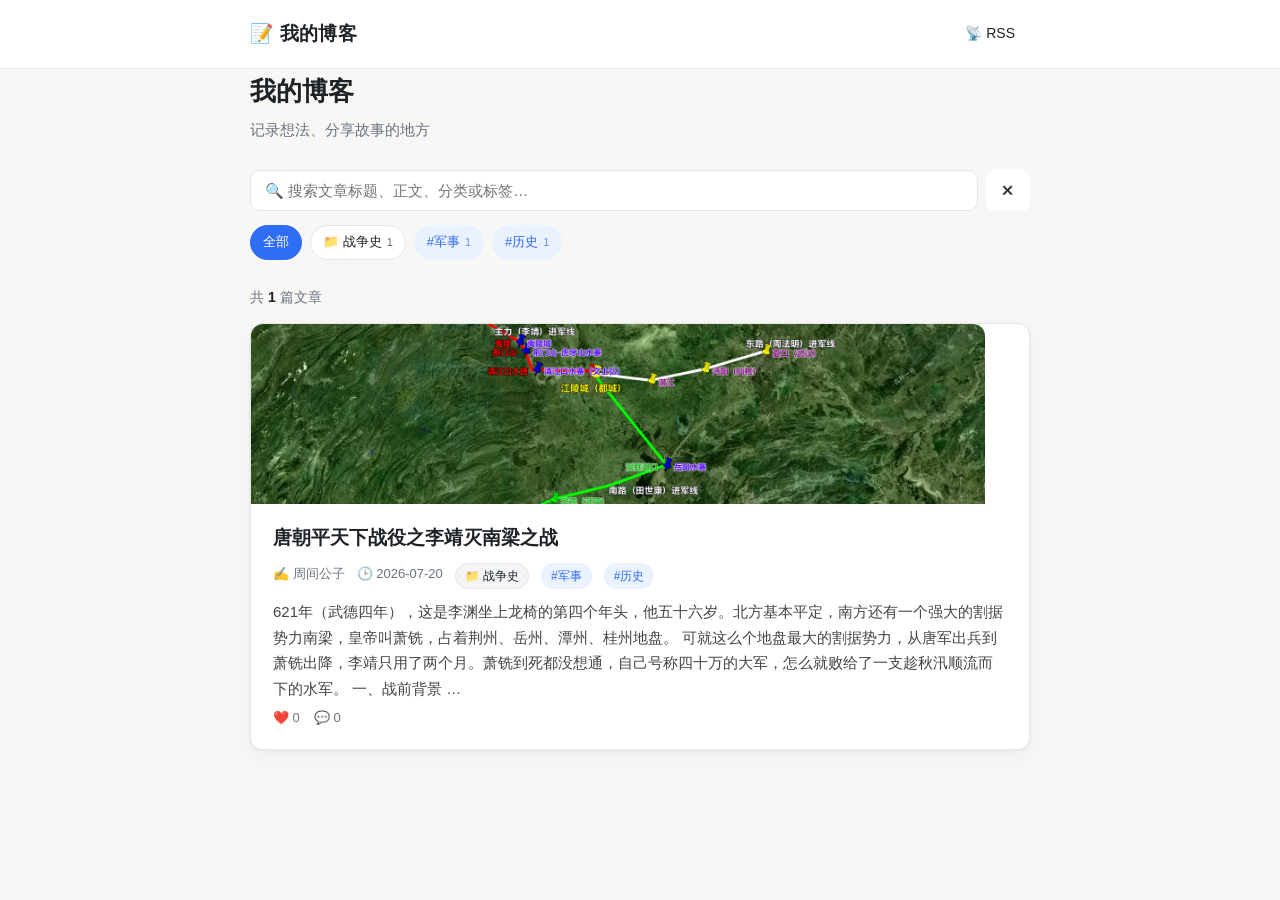
<file: index.html>
<!DOCTYPE html>
<html lang="zh-CN">
<head>
  <meta charset="UTF-8" />
  <meta name="viewport" content="width=device-width, initial-scale=1.0" />
  <title>我的博客</title>
  <meta name="description" content="记录想法、分享故事的地方" />
  <link rel="canonical" href="https://zhougongzi2026.github.io/my-blog/" />
  <meta property="og:site_name" content="我的博客" />
  <meta property="og:title" content="我的博客" />
  <meta property="og:description" content="记录想法、分享故事的地方" />
  <meta property="og:url" content="https://zhougongzi2026.github.io/my-blog/" />
  <meta name="twitter:card" content="summary" />
  <link rel="alternate" type="application/rss+xml" title="我的博客 RSS" href="rss.xml" />
  <link rel="stylesheet" href="style.css" />
</head>
<body>
  <header class="site"><div class="site-inner">
    <a class="brand" href="index.html">📝 我的博客</a>
    <nav class="nav"><a class="btn ghost" href="rss.xml" title="RSS 订阅">📡 RSS</a></nav>
  </div></header>
  <main class="container">
    <h1 class="page-title">我的博客</h1>
    <p class="page-sub">记录想法、分享故事的地方</p>

    <div class="searchbar">
      <input id="search" type="search" placeholder="🔍 搜索文章标题、正文、分类或标签…" autocomplete="off" />
      <button class="btn ghost" id="search-clear" title="清除">✕</button>
    </div>

    <div id="filters" class="filters"></div>
    <div id="result-info" class="result-info"></div>
    <div id="list" class="post-list"></div>
    <div id="load-status" class="load-status"></div>

    <!-- SEO 兜底：无 JS 时爬虫也能看到文章链接 -->
    <noscript>
      <ul>
        <li><a href="post-a326f291-5554-4ed1-abaa-22ed83216878.html">唐朝平天下战役之李靖灭南梁之战</a></li>
      </ul>
    </noscript>
  </main>

  <script>
    var POSTS = [{"id":"a326f291-5554-4ed1-abaa-22ed83216878","href":"post-a326f291-5554-4ed1-abaa-22ed83216878.html","title":"唐朝平天下战役之李靖灭南梁之战","excerpt":"621年（武德四年），这是李渊坐上龙椅的第四个年头，他五十六岁。北方基本平定，南方还有一个强大的割据势力南梁，皇帝叫萧铣，占着荆州、岳州、潭州、桂州地盘。 可就这么个地盘最大的割据势力，从唐军出兵到萧铣出降，李靖只用了两个月。萧铣到死都没想通，自己号称四十万的大军，怎么就败给了一支趁秋汛顺流而下的水军。 一、战前背景 …","author":"周间公子","date":"2026-07-20","category":"战争史","tags":["军事","历史"],"cover":"cover-09d52a3a-05be-45ce-b59d-0b4a2ae7f9ac.png","likes":0,"comments":0}];
    var CATS = [{"name":"战争史","count":1}];
    var TAGS = [{"name":"军事","count":1},{"name":"历史","count":1}];
    function esc(s){return String(s==null?'':s).replace(/[&<>"']/g,function(c){return{'&':'&amp;','<':'&lt;','>':'&gt;','"':'&quot;',"'":'&#39;'}[c];});}
    var params = new URLSearchParams(location.search);
    var activeCat = params.get('category') || '';
    var activeTag = params.get('tag') || '';
    var activeQ = (params.get('q') || '').trim();

    var listEl = document.getElementById('list');
    var infoEl = document.getElementById('result-info');
    var filtersEl = document.getElementById('filters');
    var statusEl = document.getElementById('load-status');
    var searchEl = document.getElementById('search');
    searchEl.value = activeQ;

    function renderFilters(){
      var html = '<a class="chip '+(!activeCat&&!activeTag?'active':'')+'" href="index.html">全部</a>';
      CATS.forEach(function(c){
        html += '<a class="chip '+(activeCat===c.name?'active':'')+'" href="index.html?category='+encodeURIComponent(c.name)+'">📁 '+esc(c.name)+' <span class="count">'+c.count+'</span></a>';
      });
      TAGS.forEach(function(t){
        html += '<a class="chip tag '+(activeTag===t.name?'active':'')+'" href="index.html?tag='+encodeURIComponent(t.name)+'">#'+esc(t.name)+' <span class="count">'+t.count+'</span></a>';
      });
      filtersEl.innerHTML = html;
    }
    function cardHtml(p){
      return '<article class="post-card" onclick="location.href=\''+p.href+'\'">'
        + (p.cover?'<img class="cover" src="'+esc(p.cover)+'" alt="" />':'')
        + '<h2>'+esc(p.title)+'</h2>'
        + '<div class="meta"><span>✍️ '+esc(p.author)+'</span><span>🕒 '+esc(p.date)+'</span>'
        + '<a class="chip sm" href="index.html?category='+encodeURIComponent(p.category)+'" onclick="event.stopPropagation()">📁 '+esc(p.category)+'</a>'
        + p.tags.map(function(t){return '<a class="chip sm tag" href="index.html?tag='+encodeURIComponent(t)+'" onclick="event.stopPropagation()">#'+esc(t)+'</a>';}).join('')
        + '</div>'
        + '<p class="excerpt">'+esc(p.excerpt)+'</p>'
        + '<div class="card-stats"><span>❤️ '+(p.likes||0)+'</span><span>💬 '+(p.comments||0)+'</span></div>'
        + '</article>';
    }
    function apply(){
      var q = activeQ.toLowerCase();
      var arr = POSTS.filter(function(p){
        if (activeCat && p.category !== activeCat) return false;
        if (activeTag && p.tags.indexOf(activeTag) < 0) return false;
        if (q){
          var hay = (p.title+' '+p.excerpt+' '+p.category+' '+p.tags.join(' ')).toLowerCase();
          if (hay.indexOf(q) < 0) return false;
        }
        return true;
      });
      if (!arr.length){
        listEl.innerHTML = '<div class="empty">'+(activeQ?('没有找到与「'+esc(activeQ)+'」相关的文章。'):'这里还没有已发布的文章。')+'</div>';
        infoEl.textContent = '';
        return;
      }
      var parts = [];
      if (activeQ) parts.push('搜索「'+esc(activeQ)+'」');
      if (activeCat) parts.push('分类「'+esc(activeCat)+'」');
      if (activeTag) parts.push('标签「'+esc(activeTag)+'」');
      infoEl.innerHTML = (parts.length?parts.join(' · ')+'，':'共 ')+'<b>'+arr.length+'</b> 篇' + (parts.length?'':'文章');
      listEl.innerHTML = arr.map(cardHtml).join('');
    }
    var t=null;
    function onSearch(v){
      activeQ = v.trim();
      var u = new URL(location.href);
      if (activeQ) u.searchParams.set('q', activeQ); else u.searchParams.delete('q');
      history.replaceState(null,'',u);
      apply();
    }
    searchEl.addEventListener('input', function(){ clearTimeout(t); t=setTimeout(function(){onSearch(searchEl.value);},250); });
    searchEl.addEventListener('keydown', function(e){ if(e.key==='Enter'){clearTimeout(t);onSearch(searchEl.value);} });
    document.getElementById('search-clear').addEventListener('click', function(){ searchEl.value=''; onSearch(''); searchEl.focus(); });

    renderFilters();
    apply();
  </script>
</body>
</html>
</file>
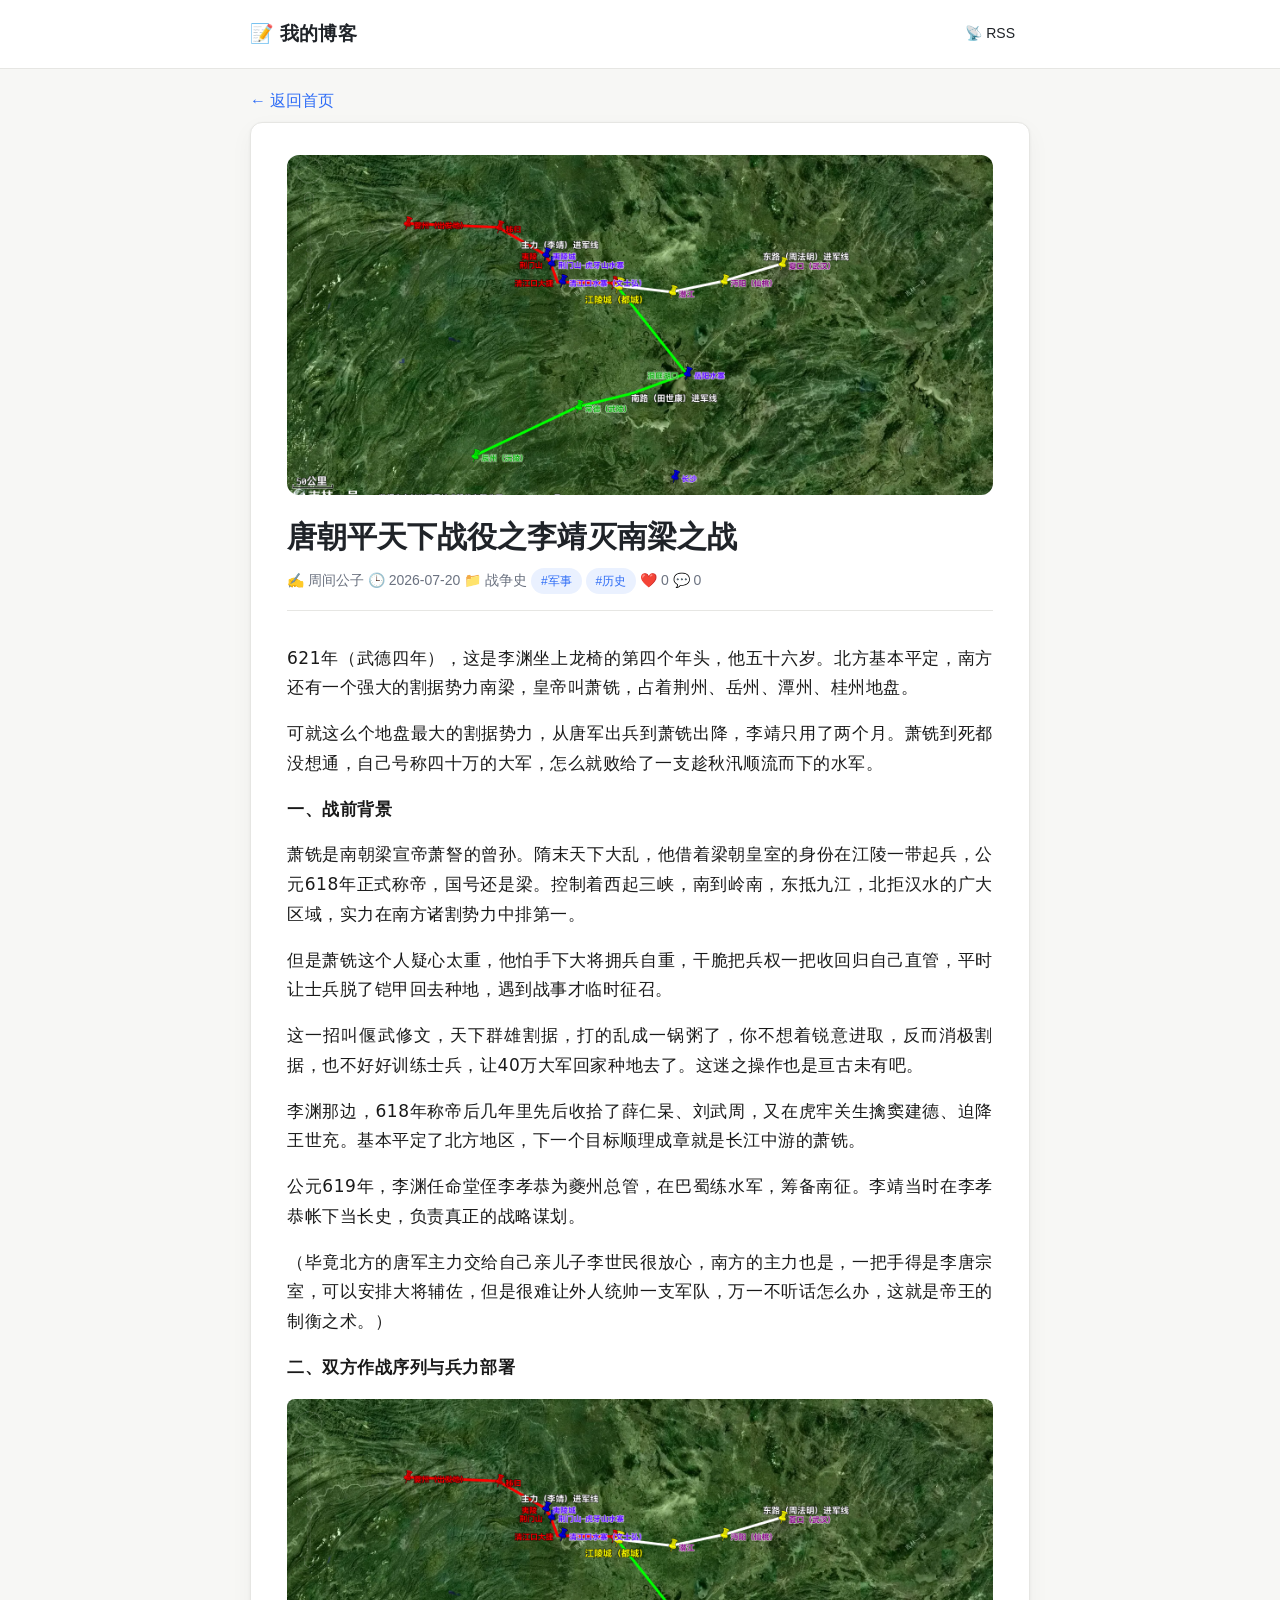
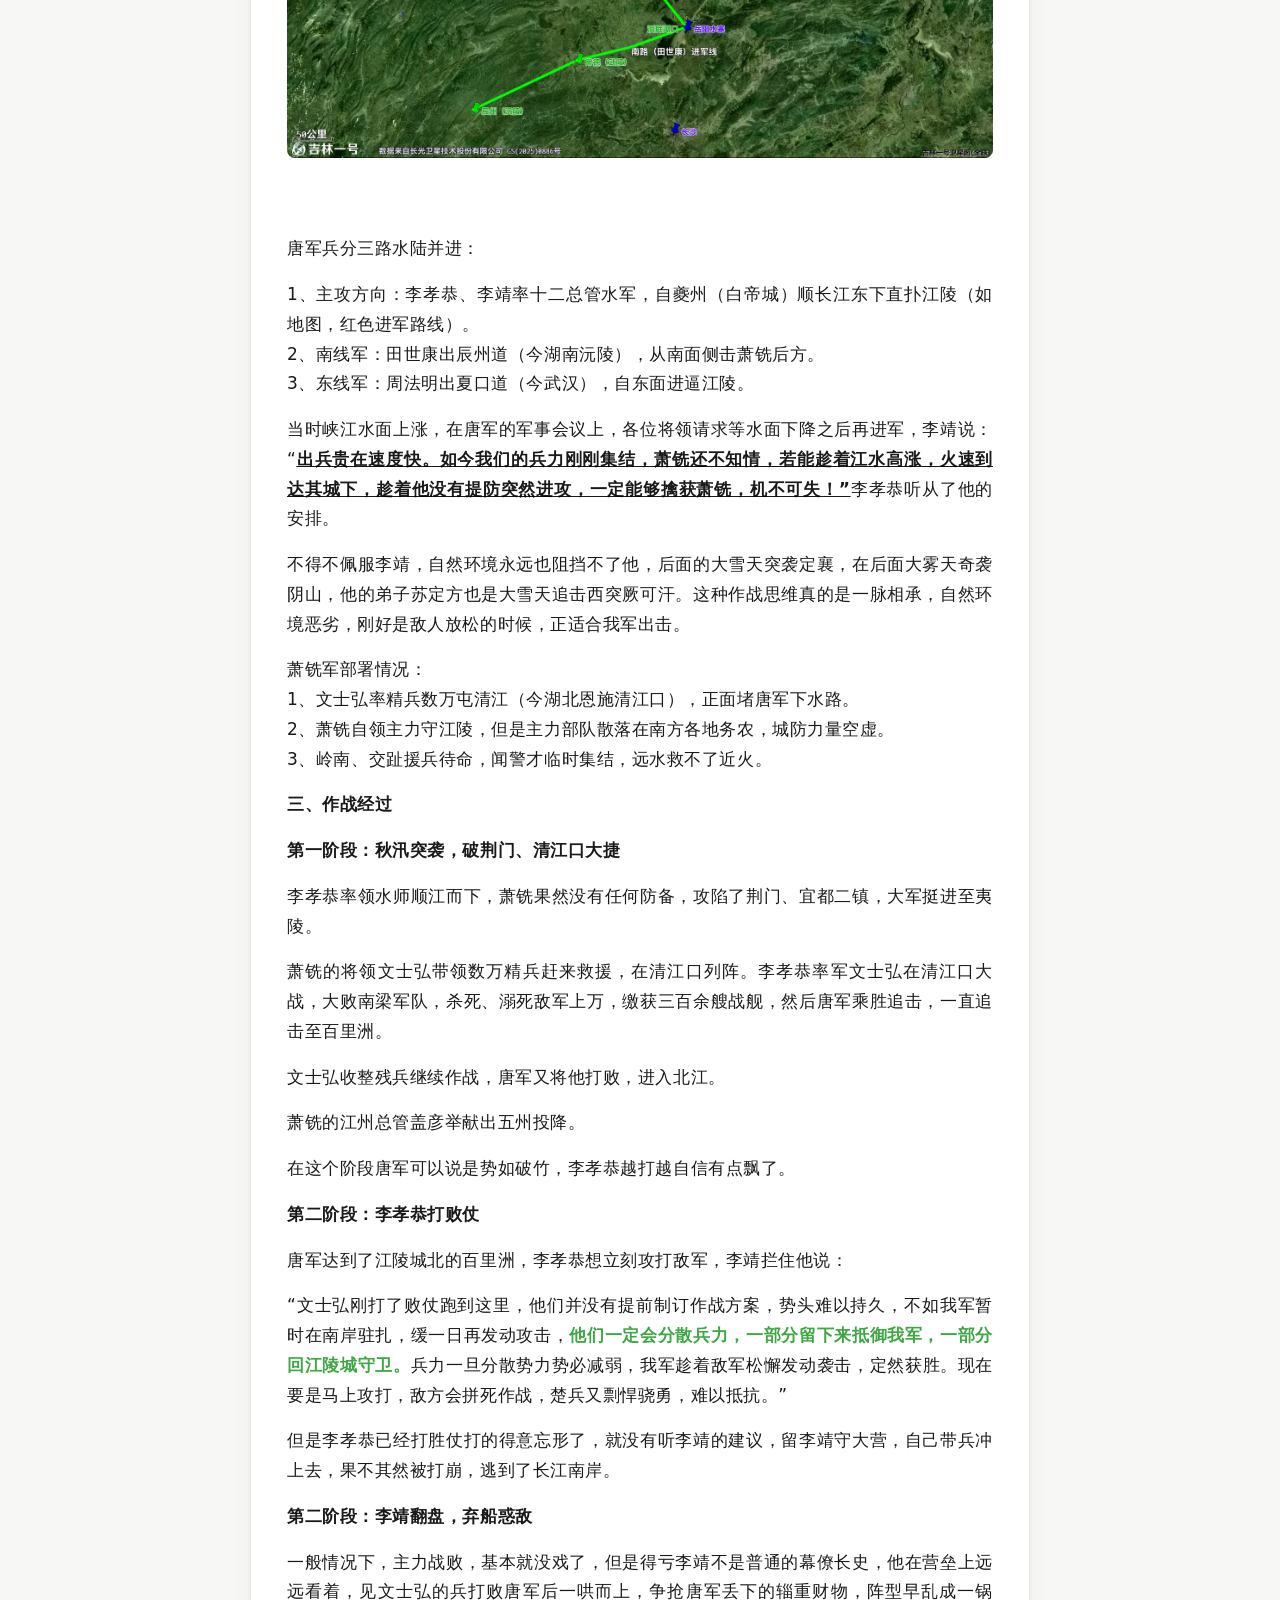
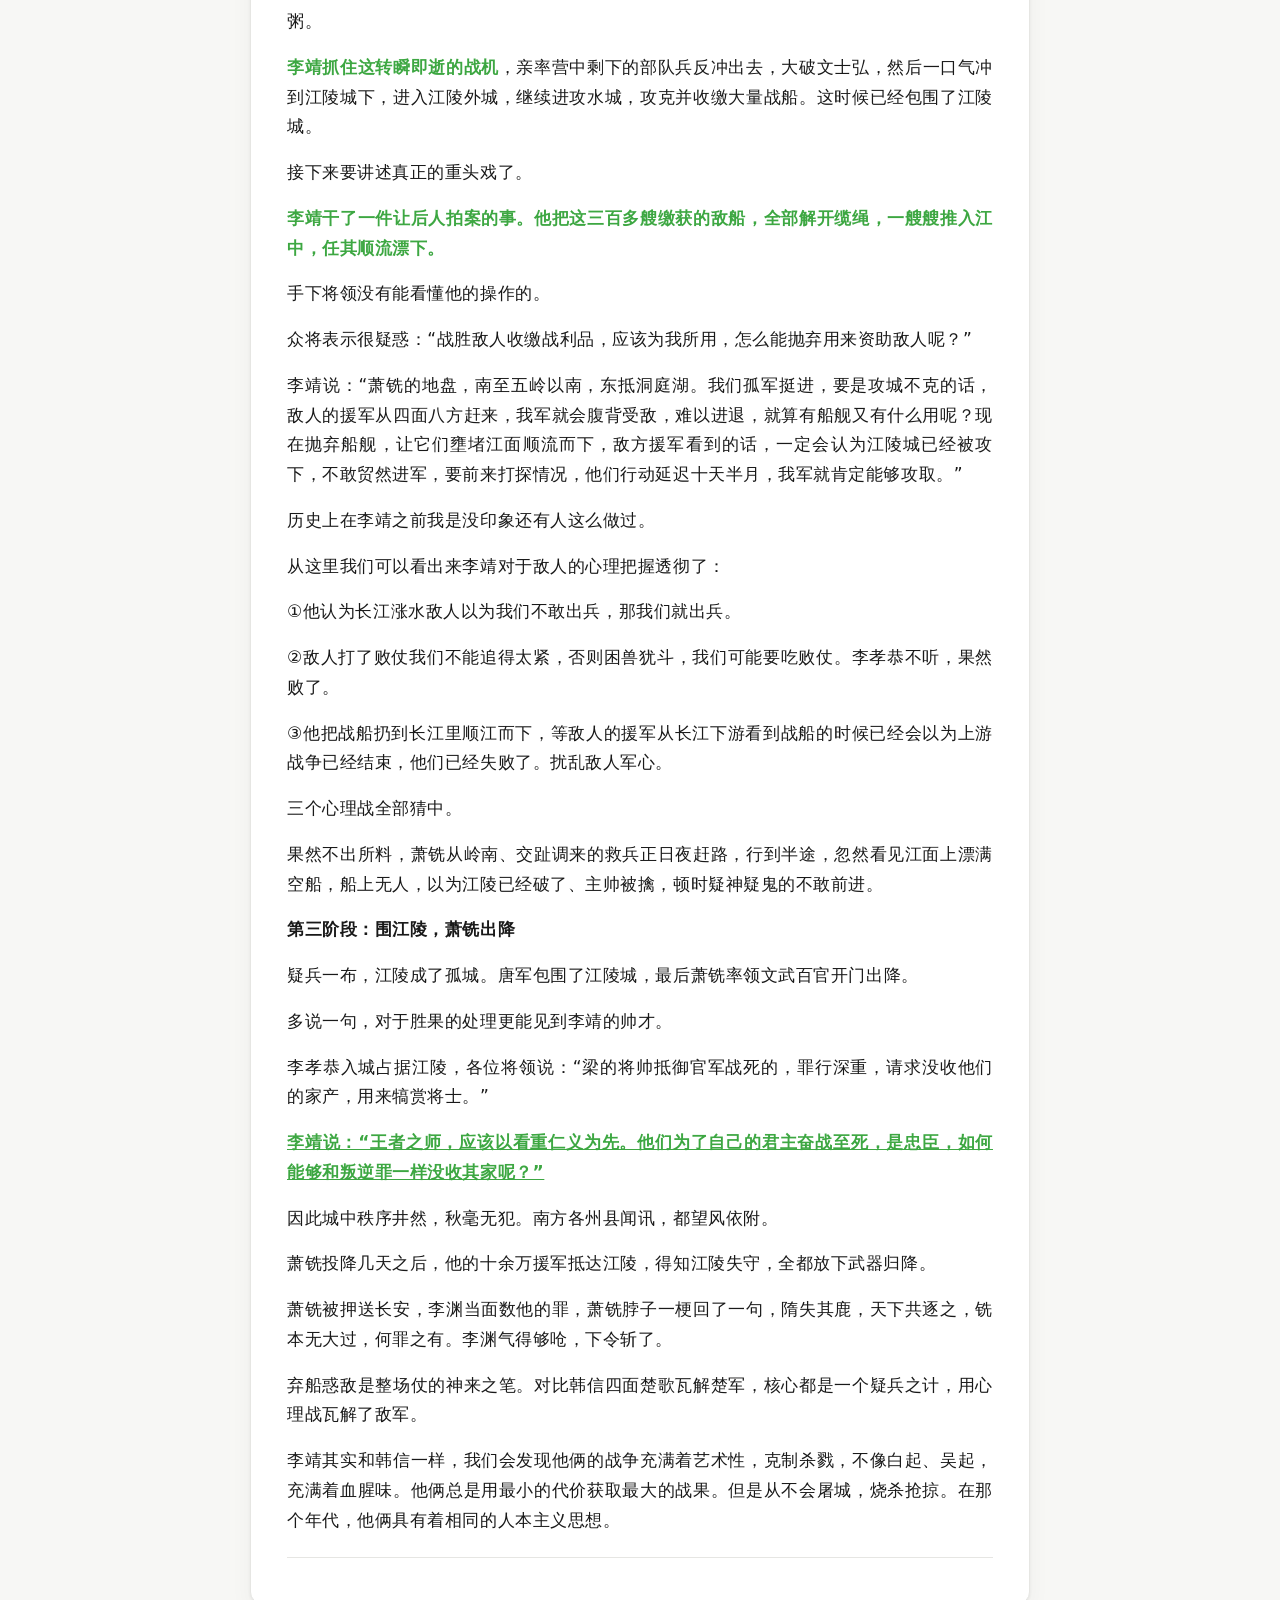
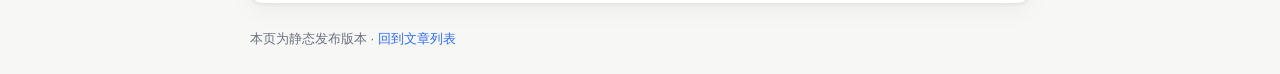
<file: post-a326f291-5554-4ed1-abaa-22ed83216878.html>
<!DOCTYPE html>
<html lang="zh-CN">
<head>
  <meta charset="UTF-8" />
  <meta name="viewport" content="width=device-width, initial-scale=1.0" />
  <title>唐朝平天下战役之李靖灭南梁之战 · 我的博客</title>
  <meta name="description" content="621年（武德四年），这是李渊坐上龙椅的第四个年头，他五十六岁。北方基本平定，南方还有一个强大的割据势力南梁，皇帝叫萧铣，占着荆州、岳州、潭州、桂州地盘。 可就这么个地盘最大的割据势力，从唐军出兵到萧铣出降，李靖只用了两个月。萧铣到死都没想通，自己号称四十万的大军，怎么就败给了一支趁秋汛顺流而下的水军。 一、战前背景 …" />
  <link rel="canonical" href="https://zhougongzi2026.github.io/my-blog/post-a326f291-5554-4ed1-abaa-22ed83216878.html" />
  <meta property="og:site_name" content="我的博客" />
  <meta property="og:title" content="唐朝平天下战役之李靖灭南梁之战" />
  <meta property="og:description" content="621年（武德四年），这是李渊坐上龙椅的第四个年头，他五十六岁。北方基本平定，南方还有一个强大的割据势力南梁，皇帝叫萧铣，占着荆州、岳州、潭州、桂州地盘。 可就这么个地盘最大的割据势力，从唐军出兵到萧铣出降，李靖只用了两个月。萧铣到死都没想通，自己号称四十万的大军，怎么就败给了一支趁秋汛顺流而下的水军。 一、战前背景 …" />
  <meta property="og:url" content="https://zhougongzi2026.github.io/my-blog/post-a326f291-5554-4ed1-abaa-22ed83216878.html" />
  <meta property="og:image" content="https://zhougongzi2026.github.io/my-blog/cover-09d52a3a-05be-45ce-b59d-0b4a2ae7f9ac.png" />
  <meta name="twitter:card" content="summary_large_image" />
  <meta name="author" content="周间公子" />
  <link rel="alternate" type="application/rss+xml" title="我的博客 RSS" href="rss.xml" />
  <link rel="stylesheet" href="style.css" />
</head>
<body>
  <header class="site"><div class="site-inner">
    <a class="brand" href="index.html">📝 我的博客</a>
    <nav class="nav"><a class="btn ghost" href="rss.xml" title="RSS 订阅">📡 RSS</a></nav>
  </div></header>
  <main class="container">
    <p style="margin:18px 0 8px"><a href="index.html">← 返回首页</a></p>
    <article class="article">
      <img class="cover-banner" src="cover-09d52a3a-05be-45ce-b59d-0b4a2ae7f9ac.png" alt="唐朝平天下战役之李靖灭南梁之战" />
      <h1>唐朝平天下战役之李靖灭南梁之战</h1>
      <div class="meta">
        <span>✍️ 周间公子</span>
        <span>🕒 2026-07-20</span>
        <span>📁 战争史</span>
        <a class="chip sm tag" href="index.html?tag=%E5%86%9B%E4%BA%8B">#军事</a> <a class="chip sm tag" href="index.html?tag=%E5%8E%86%E5%8F%B2">#历史</a>
        <span>❤️ 0</span>
        <span>💬 0</span>
      </div>
      <div class="markdown article-body"><h2><p style="-webkit-tap-highlight-color: rgba(0, 0, 0, 0); margin-top: 16px; margin-bottom: 16px; padding: 0px; outline: 0px; max-width: 100%; clear: both; min-height: 1em; color: rgba(0, 0, 0, 0.9); font-family: &quot;PingFang SC NEW&quot;, system-ui, -apple-system, BlinkMacSystemFont, &quot;Helvetica Neue&quot;, &quot;Hiragino Sans GB&quot;, &quot;Microsoft YaHei UI&quot;, &quot;Microsoft YaHei&quot;, Arial, sans-serif; font-size: 17px; font-weight: 400; letter-spacing: 0.544px; text-align: justify; line-height: 1.75em; visibility: visible; overflow-wrap: break-word !important;"><span leaf="" style="-webkit-tap-highlight-color: rgba(0, 0, 0, 0); margin: 0px; padding: 0px; outline: 0px; max-width: 100%; visibility: visible; overflow-wrap: break-word !important;">621年（武德四年），这是李渊坐上龙椅的第四个年头，他五十六岁。北方基本平定，南方还有一个强大的割据势力南梁，皇帝叫萧铣，占着荆州、岳州、潭州、桂州地盘。</span></p><p style="-webkit-tap-highlight-color: rgba(0, 0, 0, 0); margin-top: 16px; margin-bottom: 16px; padding: 0px; outline: 0px; max-width: 100%; clear: both; min-height: 1em; color: rgba(0, 0, 0, 0.9); font-family: &quot;PingFang SC NEW&quot;, system-ui, -apple-system, BlinkMacSystemFont, &quot;Helvetica Neue&quot;, &quot;Hiragino Sans GB&quot;, &quot;Microsoft YaHei UI&quot;, &quot;Microsoft YaHei&quot;, Arial, sans-serif; font-size: 17px; font-weight: 400; letter-spacing: 0.544px; text-align: justify; line-height: 1.75em; visibility: visible; overflow-wrap: break-word !important;"><span leaf="" style="-webkit-tap-highlight-color: rgba(0, 0, 0, 0); margin: 0px; padding: 0px; outline: 0px; max-width: 100%; visibility: visible; overflow-wrap: break-word !important;">可就这么个地盘最大的割据势力，从唐军出兵到萧铣出降，李靖只用了两个月。萧铣到死都没想通，自己号称四十万的大军，怎么就败给了一支趁秋汛顺流而下的水军。</span></p><p style="-webkit-tap-highlight-color: rgba(0, 0, 0, 0); margin-top: 16px; margin-bottom: 16px; padding: 0px; outline: 0px; max-width: 100%; clear: both; min-height: 1em; color: rgba(0, 0, 0, 0.9); font-family: &quot;PingFang SC NEW&quot;, system-ui, -apple-system, BlinkMacSystemFont, &quot;Helvetica Neue&quot;, &quot;Hiragino Sans GB&quot;, &quot;Microsoft YaHei UI&quot;, &quot;Microsoft YaHei&quot;, Arial, sans-serif; font-size: 17px; font-weight: 400; letter-spacing: 0.544px; text-align: justify; line-height: 1.75em; visibility: visible; overflow-wrap: break-word !important;"><span leaf="" style="-webkit-tap-highlight-color: rgba(0, 0, 0, 0); margin: 0px; padding: 0px; outline: 0px; max-width: 100%; visibility: visible; overflow-wrap: break-word !important;"><span textstyle="" style="-webkit-tap-highlight-color: rgba(0, 0, 0, 0); margin: 0px; padding: 0px; outline: 0px; max-width: 100%; font-weight: bold; visibility: visible; overflow-wrap: break-word !important;">一、战前背景</span></span></p><p style="-webkit-tap-highlight-color: rgba(0, 0, 0, 0); margin-top: 16px; margin-bottom: 16px; padding: 0px; outline: 0px; max-width: 100%; clear: both; min-height: 1em; color: rgba(0, 0, 0, 0.9); font-family: &quot;PingFang SC NEW&quot;, system-ui, -apple-system, BlinkMacSystemFont, &quot;Helvetica Neue&quot;, &quot;Hiragino Sans GB&quot;, &quot;Microsoft YaHei UI&quot;, &quot;Microsoft YaHei&quot;, Arial, sans-serif; font-size: 17px; font-weight: 400; letter-spacing: 0.544px; text-align: justify; line-height: 1.75em; visibility: visible; overflow-wrap: break-word !important;"><span leaf="" style="-webkit-tap-highlight-color: rgba(0, 0, 0, 0); margin: 0px; padding: 0px; outline: 0px; max-width: 100%; visibility: visible; overflow-wrap: break-word !important;">萧铣是南朝梁宣帝萧詧的曾孙。隋末天下大乱，他借着梁朝皇室的身份在江陵一带起兵，公元618年正式称帝，国号还是梁。控制着西起三峡，南到岭南，东抵九江，北拒汉水的广大区域，实力在南方诸割势力中排第一。</span></p><p style="-webkit-tap-highlight-color: rgba(0, 0, 0, 0); margin-top: 16px; margin-bottom: 16px; padding: 0px; outline: 0px; max-width: 100%; clear: both; min-height: 1em; color: rgba(0, 0, 0, 0.9); font-family: &quot;PingFang SC NEW&quot;, system-ui, -apple-system, BlinkMacSystemFont, &quot;Helvetica Neue&quot;, &quot;Hiragino Sans GB&quot;, &quot;Microsoft YaHei UI&quot;, &quot;Microsoft YaHei&quot;, Arial, sans-serif; font-size: 17px; font-weight: 400; letter-spacing: 0.544px; text-align: justify; line-height: 1.75em; visibility: visible; overflow-wrap: break-word !important;"><span leaf="" style="-webkit-tap-highlight-color: rgba(0, 0, 0, 0); margin: 0px; padding: 0px; outline: 0px; max-width: 100%; visibility: visible; overflow-wrap: break-word !important;">但是萧铣这个人疑心太重，他怕手下大将拥兵自重，干脆把兵权一把收回归自己直管，平时让士兵脱了铠甲回去种地，遇到战事才临时征召。</span></p><p style="-webkit-tap-highlight-color: rgba(0, 0, 0, 0); margin-top: 16px; margin-bottom: 16px; padding: 0px; outline: 0px; max-width: 100%; clear: both; min-height: 1em; color: rgba(0, 0, 0, 0.9); font-family: &quot;PingFang SC NEW&quot;, system-ui, -apple-system, BlinkMacSystemFont, &quot;Helvetica Neue&quot;, &quot;Hiragino Sans GB&quot;, &quot;Microsoft YaHei UI&quot;, &quot;Microsoft YaHei&quot;, Arial, sans-serif; font-size: 17px; font-weight: 400; letter-spacing: 0.544px; text-align: justify; line-height: 1.75em; visibility: visible; overflow-wrap: break-word !important;"><span leaf="" style="-webkit-tap-highlight-color: rgba(0, 0, 0, 0); margin: 0px; padding: 0px; outline: 0px; max-width: 100%; visibility: visible; overflow-wrap: break-word !important;">这一招叫偃武修文，天下群雄割据，打的乱成一锅粥了，你不想着锐意进取，反而消极割据，也不好好训练士兵，让40万大军回家种地去了。这迷之操作也是亘古未有吧。</span></p><p style="-webkit-tap-highlight-color: rgba(0, 0, 0, 0); margin-top: 16px; margin-bottom: 16px; padding: 0px; outline: 0px; max-width: 100%; clear: both; min-height: 1em; color: rgba(0, 0, 0, 0.9); font-family: &quot;PingFang SC NEW&quot;, system-ui, -apple-system, BlinkMacSystemFont, &quot;Helvetica Neue&quot;, &quot;Hiragino Sans GB&quot;, &quot;Microsoft YaHei UI&quot;, &quot;Microsoft YaHei&quot;, Arial, sans-serif; font-size: 17px; font-weight: 400; letter-spacing: 0.544px; text-align: justify; line-height: 1.75em; overflow-wrap: break-word !important;"><span leaf="" style="-webkit-tap-highlight-color: rgba(0, 0, 0, 0); margin: 0px; padding: 0px; outline: 0px; max-width: 100%; overflow-wrap: break-word !important;">李渊那边，618年称帝后几年里先后收拾了薛仁杲、刘武周，又在虎牢关生擒窦建德、迫降王世充。基本平定了北方地区，下一个目标顺理成章就是长江中游的萧铣。</span></p><p style="-webkit-tap-highlight-color: rgba(0, 0, 0, 0); margin-top: 16px; margin-bottom: 16px; padding: 0px; outline: 0px; max-width: 100%; clear: both; min-height: 1em; color: rgba(0, 0, 0, 0.9); font-family: &quot;PingFang SC NEW&quot;, system-ui, -apple-system, BlinkMacSystemFont, &quot;Helvetica Neue&quot;, &quot;Hiragino Sans GB&quot;, &quot;Microsoft YaHei UI&quot;, &quot;Microsoft YaHei&quot;, Arial, sans-serif; font-size: 17px; font-weight: 400; letter-spacing: 0.544px; text-align: justify; line-height: 1.75em; overflow-wrap: break-word !important;"><span leaf="" style="-webkit-tap-highlight-color: rgba(0, 0, 0, 0); margin: 0px; padding: 0px; outline: 0px; max-width: 100%; overflow-wrap: break-word !important;">公元619年，李渊任命堂侄李孝恭为夔州总管，在巴蜀练水军，筹备南征。李靖当时在李孝恭帐下当长史，负责真正的战略谋划。</span></p><p style="-webkit-tap-highlight-color: rgba(0, 0, 0, 0); margin-top: 16px; margin-bottom: 16px; padding: 0px; outline: 0px; max-width: 100%; clear: both; min-height: 1em; color: rgba(0, 0, 0, 0.9); font-family: &quot;PingFang SC NEW&quot;, system-ui, -apple-system, BlinkMacSystemFont, &quot;Helvetica Neue&quot;, &quot;Hiragino Sans GB&quot;, &quot;Microsoft YaHei UI&quot;, &quot;Microsoft YaHei&quot;, Arial, sans-serif; font-size: 17px; font-weight: 400; letter-spacing: 0.544px; text-align: justify; line-height: 1.75em; overflow-wrap: break-word !important;"><span leaf="" style="-webkit-tap-highlight-color: rgba(0, 0, 0, 0); margin: 0px; padding: 0px; outline: 0px; max-width: 100%; overflow-wrap: break-word !important;">（毕竟北方的唐军主力交给自己亲儿子李世民很放心，南方的主力也是，一把手得是李唐宗室，可以安排大将辅佐，但是很难让外人统帅一支军队，万一不听话怎么办，这就是帝王的制衡之术。）</span></p><p style="-webkit-tap-highlight-color: rgba(0, 0, 0, 0); margin-top: 16px; margin-bottom: 16px; padding: 0px; outline: 0px; max-width: 100%; clear: both; min-height: 1em; color: rgba(0, 0, 0, 0.9); font-family: &quot;PingFang SC NEW&quot;, system-ui, -apple-system, BlinkMacSystemFont, &quot;Helvetica Neue&quot;, &quot;Hiragino Sans GB&quot;, &quot;Microsoft YaHei UI&quot;, &quot;Microsoft YaHei&quot;, Arial, sans-serif; font-size: 17px; font-weight: 400; letter-spacing: 0.544px; text-align: justify; line-height: 1.75em; overflow-wrap: break-word !important;"><span leaf="" style="-webkit-tap-highlight-color: rgba(0, 0, 0, 0); margin: 0px; padding: 0px; outline: 0px; max-width: 100%; overflow-wrap: break-word !important;"><span textstyle="" style="-webkit-tap-highlight-color: rgba(0, 0, 0, 0); margin: 0px; padding: 0px; outline: 0px; max-width: 100%; font-weight: bold; overflow-wrap: break-word !important;">二、双方作战序列与兵力部署</span></span></p><p style="-webkit-tap-highlight-color: rgba(0, 0, 0, 0); margin-top: 16px; margin-bottom: 16px; padding: 0px; outline: 0px; max-width: 100%; clear: both; min-height: 1em; color: rgba(0, 0, 0, 0.9); font-family: &quot;PingFang SC NEW&quot;, system-ui, -apple-system, BlinkMacSystemFont, &quot;Helvetica Neue&quot;, &quot;Hiragino Sans GB&quot;, &quot;Microsoft YaHei UI&quot;, &quot;Microsoft YaHei&quot;, Arial, sans-serif; font-size: 17px; font-weight: 400; letter-spacing: 0.544px; text-align: justify; line-height: 1.75em; overflow-wrap: break-word !important;"><span leaf="" style="-webkit-tap-highlight-color: rgba(0, 0, 0, 0); margin: 0px; padding: 0px; outline: 0px; max-width: 100%; overflow-wrap: break-word !important;"><span textstyle="" style="-webkit-tap-highlight-color: rgba(0, 0, 0, 0); margin: 0px; padding: 0px; outline: 0px; max-width: 100%; font-weight: bold; overflow-wrap: break-word !important;"><img src="cover-bacf3d7c-c8ce-4a12-8dad-8738edaf8850.png" alt=""></span></span></p><p><br></p><section nodeleaf="" style="text-align: left; -webkit-tap-highlight-color: rgba(0, 0, 0, 0); margin: 16px 0px; padding: 0px; outline: 0px; max-width: 100%; color: rgba(0, 0, 0, 0.9); font-family: &quot;PingFang SC NEW&quot;, system-ui, -apple-system, BlinkMacSystemFont, &quot;Helvetica Neue&quot;, &quot;Hiragino Sans GB&quot;, &quot;Microsoft YaHei UI&quot;, &quot;Microsoft YaHei&quot;, Arial, sans-serif; font-size: 17px; font-weight: 400; letter-spacing: 0.544px; line-height: 1.75em; overflow-wrap: break-word !important;"><span style="letter-spacing: 0.544px; text-align: justify;">唐军兵分三路水陆并进：</span></section><p style="-webkit-tap-highlight-color: rgba(0, 0, 0, 0); margin-top: 16px; margin-bottom: 16px; padding: 0px; outline: 0px; max-width: 100%; clear: both; min-height: 1em; color: rgba(0, 0, 0, 0.9); font-family: &quot;PingFang SC NEW&quot;, system-ui, -apple-system, BlinkMacSystemFont, &quot;Helvetica Neue&quot;, &quot;Hiragino Sans GB&quot;, &quot;Microsoft YaHei UI&quot;, &quot;Microsoft YaHei&quot;, Arial, sans-serif; font-size: 17px; font-weight: 400; letter-spacing: 0.544px; text-align: justify; line-height: 1.75em; overflow-wrap: break-word !important;"><span leaf="" style="-webkit-tap-highlight-color: rgba(0, 0, 0, 0); margin: 0px; padding: 0px; outline: 0px; max-width: 100%; overflow-wrap: break-word !important;">1、主攻方向：李孝恭、李靖率十二总管水军，自夔州（白帝城）顺长江东下直扑江陵（如地图，红色进军路线）。</span><span leaf="" style="-webkit-tap-highlight-color: rgba(0, 0, 0, 0); margin: 0px; padding: 0px; outline: 0px; max-width: 100%; overflow-wrap: break-word !important;"><br style="-webkit-tap-highlight-color: rgba(0, 0, 0, 0); margin: 0px; padding: 0px; outline: 0px; max-width: 100%; overflow-wrap: break-word !important;"></span><span leaf="" style="-webkit-tap-highlight-color: rgba(0, 0, 0, 0); margin: 0px; padding: 0px; outline: 0px; max-width: 100%; overflow-wrap: break-word !important;">2、南线军：田世康出辰州道（今湖南沅陵），从南面侧击萧铣后方。</span><span leaf="" style="-webkit-tap-highlight-color: rgba(0, 0, 0, 0); margin: 0px; padding: 0px; outline: 0px; max-width: 100%; overflow-wrap: break-word !important;"><br style="-webkit-tap-highlight-color: rgba(0, 0, 0, 0); margin: 0px; padding: 0px; outline: 0px; max-width: 100%; overflow-wrap: break-word !important;"></span><span leaf="" style="-webkit-tap-highlight-color: rgba(0, 0, 0, 0); margin: 0px; padding: 0px; outline: 0px; max-width: 100%; overflow-wrap: break-word !important;">3、东</span><span leaf="" data-pm-slice="1 1 [&quot;para&quot;,{&quot;tagName&quot;:&quot;p&quot;,&quot;attributes&quot;:{},&quot;namespaceURI&quot;:&quot;http://www.w3.org/1999/xhtml&quot;}]" style="-webkit-tap-highlight-color: rgba(0, 0, 0, 0); margin: 0px; padding: 0px; outline: 0px; max-width: 100%; overflow-wrap: break-word !important;">线军：</span><span leaf="" style="-webkit-tap-highlight-color: rgba(0, 0, 0, 0); margin: 0px; padding: 0px; outline: 0px; max-width: 100%; overflow-wrap: break-word !important;">周法明出夏口道（今武汉），自东面进逼江陵。</span></p><section style="-webkit-tap-highlight-color: rgba(0, 0, 0, 0); margin: 16px 0px; padding: 0px; outline: 0px; max-width: 100%; color: rgba(0, 0, 0, 0.9); font-family: &quot;PingFang SC NEW&quot;, system-ui, -apple-system, BlinkMacSystemFont, &quot;Helvetica Neue&quot;, &quot;Hiragino Sans GB&quot;, &quot;Microsoft YaHei UI&quot;, &quot;Microsoft YaHei&quot;, Arial, sans-serif; font-size: 17px; font-weight: 400; letter-spacing: 0.544px; text-align: justify; line-height: 1.75em; overflow-wrap: break-word !important;"><span leaf="" data-pm-slice="1 1 [&quot;para&quot;,{&quot;tagName&quot;:&quot;p&quot;,&quot;attributes&quot;:{},&quot;namespaceURI&quot;:&quot;http://www.w3.org/1999/xhtml&quot;},&quot;para&quot;,{&quot;tagName&quot;:&quot;section&quot;,&quot;attributes&quot;:{},&quot;namespaceURI&quot;:&quot;&quot;}]" style="-webkit-tap-highlight-color: rgba(0, 0, 0, 0); margin: 0px; padding: 0px; outline: 0px; max-width: 100%; overflow-wrap: break-word !important;">当时峡江水面上涨，在</span><span leaf="" data-pm-slice="1 1 [&quot;para&quot;,{&quot;tagName&quot;:&quot;section&quot;,&quot;attributes&quot;:{},&quot;namespaceURI&quot;:&quot;&quot;}]" style="-webkit-tap-highlight-color: rgba(0, 0, 0, 0); margin: 0px; padding: 0px; outline: 0px; max-width: 100%; overflow-wrap: break-word !important;">唐军的军事会议上，各位将领请求等水面下降之后再进军，李靖说：“<span textstyle="" style="-webkit-tap-highlight-color: rgba(0, 0, 0, 0); margin: 0px; padding: 0px; outline: 0px; max-width: 100%; font-weight: bold; text-decoration-line: underline; overflow-wrap: break-word !important;">出兵贵在速度快。如今我们的兵力刚刚集结，萧铣还不知情，若能趁着江水高涨，火速到达其城下，趁着他没有提防突然进攻，一定能够擒获萧铣，机不可失！”</span>李孝恭听从了他的安排。</span></section><section style="-webkit-tap-highlight-color: rgba(0, 0, 0, 0); margin: 16px 0px; padding: 0px; outline: 0px; max-width: 100%; color: rgba(0, 0, 0, 0.9); font-family: &quot;PingFang SC NEW&quot;, system-ui, -apple-system, BlinkMacSystemFont, &quot;Helvetica Neue&quot;, &quot;Hiragino Sans GB&quot;, &quot;Microsoft YaHei UI&quot;, &quot;Microsoft YaHei&quot;, Arial, sans-serif; font-size: 17px; font-weight: 400; letter-spacing: 0.544px; text-align: justify; line-height: 1.75em; overflow-wrap: break-word !important;"><span leaf="" data-pm-slice="1 1 [&quot;para&quot;,{&quot;tagName&quot;:&quot;section&quot;,&quot;attributes&quot;:{},&quot;namespaceURI&quot;:&quot;&quot;}]" style="-webkit-tap-highlight-color: rgba(0, 0, 0, 0); margin: 0px; padding: 0px; outline: 0px; max-width: 100%; overflow-wrap: break-word !important;">不得不佩服李靖，自然环境永远也阻挡不了他，后面的大雪天突袭定襄，在后面大雾天奇袭阴山，他的弟子苏定方也是大雪天追击西突厥可汗。这种作战思维真的是一脉相承，自然环境恶劣，刚好是敌人放松的时候，正适合我军出击。</span></section><p style="-webkit-tap-highlight-color: rgba(0, 0, 0, 0); margin-top: 16px; margin-bottom: 16px; padding: 0px; outline: 0px; max-width: 100%; clear: both; min-height: 1em; color: rgba(0, 0, 0, 0.9); font-family: &quot;PingFang SC NEW&quot;, system-ui, -apple-system, BlinkMacSystemFont, &quot;Helvetica Neue&quot;, &quot;Hiragino Sans GB&quot;, &quot;Microsoft YaHei UI&quot;, &quot;Microsoft YaHei&quot;, Arial, sans-serif; font-size: 17px; font-weight: 400; letter-spacing: 0.544px; text-align: justify; line-height: 1.75em; overflow-wrap: break-word !important;"><span leaf="" style="-webkit-tap-highlight-color: rgba(0, 0, 0, 0); margin: 0px; padding: 0px; outline: 0px; max-width: 100%; overflow-wrap: break-word !important;">萧铣军部署情况：</span><span leaf="" style="-webkit-tap-highlight-color: rgba(0, 0, 0, 0); margin: 0px; padding: 0px; outline: 0px; max-width: 100%; overflow-wrap: break-word !important;"><br style="-webkit-tap-highlight-color: rgba(0, 0, 0, 0); margin: 0px; padding: 0px; outline: 0px; max-width: 100%; overflow-wrap: break-word !important;"></span><span leaf="" style="-webkit-tap-highlight-color: rgba(0, 0, 0, 0); margin: 0px; padding: 0px; outline: 0px; max-width: 100%; overflow-wrap: break-word !important;">1、文士弘率精兵数万屯清江（今湖北恩施清江口），正面堵唐军下水路。</span><span leaf="" style="-webkit-tap-highlight-color: rgba(0, 0, 0, 0); margin: 0px; padding: 0px; outline: 0px; max-width: 100%; overflow-wrap: break-word !important;"><br style="-webkit-tap-highlight-color: rgba(0, 0, 0, 0); margin: 0px; padding: 0px; outline: 0px; max-width: 100%; overflow-wrap: break-word !important;"></span><span leaf="" style="-webkit-tap-highlight-color: rgba(0, 0, 0, 0); margin: 0px; padding: 0px; outline: 0px; max-width: 100%; overflow-wrap: break-word !important;">2、萧铣自领主力守江陵，但是主力部队散落在南方各地务农，城防力量空虚。</span><span leaf="" style="-webkit-tap-highlight-color: rgba(0, 0, 0, 0); margin: 0px; padding: 0px; outline: 0px; max-width: 100%; overflow-wrap: break-word !important;"><br style="-webkit-tap-highlight-color: rgba(0, 0, 0, 0); margin: 0px; padding: 0px; outline: 0px; max-width: 100%; overflow-wrap: break-word !important;"></span><span leaf="" style="-webkit-tap-highlight-color: rgba(0, 0, 0, 0); margin: 0px; padding: 0px; outline: 0px; max-width: 100%; overflow-wrap: break-word !important;">3、岭南、交趾援兵待命，闻警才临时集结，远水救不了近火。</span></p><p style="-webkit-tap-highlight-color: rgba(0, 0, 0, 0); margin-top: 16px; margin-bottom: 16px; padding: 0px; outline: 0px; max-width: 100%; clear: both; min-height: 1em; color: rgba(0, 0, 0, 0.9); font-family: &quot;PingFang SC NEW&quot;, system-ui, -apple-system, BlinkMacSystemFont, &quot;Helvetica Neue&quot;, &quot;Hiragino Sans GB&quot;, &quot;Microsoft YaHei UI&quot;, &quot;Microsoft YaHei&quot;, Arial, sans-serif; font-size: 17px; font-weight: 400; letter-spacing: 0.544px; text-align: justify; line-height: 1.75em; overflow-wrap: break-word !important;"><span leaf="" style="-webkit-tap-highlight-color: rgba(0, 0, 0, 0); margin: 0px; padding: 0px; outline: 0px; max-width: 100%; overflow-wrap: break-word !important;"><span textstyle="" style="-webkit-tap-highlight-color: rgba(0, 0, 0, 0); margin: 0px; padding: 0px; outline: 0px; max-width: 100%; font-weight: bold; overflow-wrap: break-word !important;">三、作战经过</span></span></p><p style="-webkit-tap-highlight-color: rgba(0, 0, 0, 0); margin-top: 16px; margin-bottom: 16px; padding: 0px; outline: 0px; max-width: 100%; clear: both; min-height: 1em; color: rgba(0, 0, 0, 0.9); font-family: &quot;PingFang SC NEW&quot;, system-ui, -apple-system, BlinkMacSystemFont, &quot;Helvetica Neue&quot;, &quot;Hiragino Sans GB&quot;, &quot;Microsoft YaHei UI&quot;, &quot;Microsoft YaHei&quot;, Arial, sans-serif; font-size: 17px; font-weight: 400; letter-spacing: 0.544px; text-align: justify; line-height: 1.75em; overflow-wrap: break-word !important;"><span leaf="" style="-webkit-tap-highlight-color: rgba(0, 0, 0, 0); margin: 0px; padding: 0px; outline: 0px; max-width: 100%; overflow-wrap: break-word !important;"><span textstyle="" style="-webkit-tap-highlight-color: rgba(0, 0, 0, 0); margin: 0px; padding: 0px; outline: 0px; max-width: 100%; font-weight: bold; overflow-wrap: break-word !important;">第一阶段：秋汛突袭，破荆门、清江口大捷</span></span></p><p style="-webkit-tap-highlight-color: rgba(0, 0, 0, 0); margin-top: 16px; margin-bottom: 16px; padding: 0px; outline: 0px; max-width: 100%; clear: both; min-height: 1em; color: rgba(0, 0, 0, 0.9); font-family: &quot;PingFang SC NEW&quot;, system-ui, -apple-system, BlinkMacSystemFont, &quot;Helvetica Neue&quot;, &quot;Hiragino Sans GB&quot;, &quot;Microsoft YaHei UI&quot;, &quot;Microsoft YaHei&quot;, Arial, sans-serif; font-size: 17px; font-weight: 400; letter-spacing: 0.544px; text-align: justify; line-height: 1.75em; overflow-wrap: break-word !important;"><span leaf="" style="-webkit-tap-highlight-color: rgba(0, 0, 0, 0); margin: 0px; padding: 0px; outline: 0px; max-width: 100%; overflow-wrap: break-word !important;">李孝恭率领水师顺江而下，萧铣果然没有任何防备，攻陷了荆门、宜都二镇，大军挺进至夷陵。</span></p><p style="-webkit-tap-highlight-color: rgba(0, 0, 0, 0); margin-top: 16px; margin-bottom: 16px; padding: 0px; outline: 0px; max-width: 100%; clear: both; min-height: 1em; color: rgba(0, 0, 0, 0.9); font-family: &quot;PingFang SC NEW&quot;, system-ui, -apple-system, BlinkMacSystemFont, &quot;Helvetica Neue&quot;, &quot;Hiragino Sans GB&quot;, &quot;Microsoft YaHei UI&quot;, &quot;Microsoft YaHei&quot;, Arial, sans-serif; font-size: 17px; font-weight: 400; letter-spacing: 0.544px; text-align: justify; line-height: 1.75em; overflow-wrap: break-word !important;"><span leaf="" style="-webkit-tap-highlight-color: rgba(0, 0, 0, 0); margin: 0px; padding: 0px; outline: 0px; max-width: 100%; overflow-wrap: break-word !important;">萧铣的将领文士弘带领</span><span leaf="" data-pm-slice="1 1 [&quot;para&quot;,{&quot;tagName&quot;:&quot;p&quot;,&quot;attributes&quot;:{&quot;style&quot;:&quot;margin-top: 8px; margin-bottom: 8px;&quot;},&quot;namespaceURI&quot;:&quot;http://www.w3.org/1999/xhtml&quot;}]" style="-webkit-tap-highlight-color: rgba(0, 0, 0, 0); margin: 0px; padding: 0px; outline: 0px; max-width: 100%; overflow-wrap: break-word !important;">数万精兵赶来救援，在清江口列阵</span><span leaf="" style="-webkit-tap-highlight-color: rgba(0, 0, 0, 0); margin: 0px; padding: 0px; outline: 0px; max-width: 100%; overflow-wrap: break-word !important;">。李孝恭率军</span><span leaf="" data-pm-slice="1 1 [&quot;para&quot;,{&quot;tagName&quot;:&quot;p&quot;,&quot;attributes&quot;:{},&quot;namespaceURI&quot;:&quot;http://www.w3.org/1999/xhtml&quot;}]" style="-webkit-tap-highlight-color: rgba(0, 0, 0, 0); margin: 0px; padding: 0px; outline: 0px; max-width: 100%; overflow-wrap: break-word !important;">文士弘在清江口大战，大败南梁军队，</span><span leaf="" style="-webkit-tap-highlight-color: rgba(0, 0, 0, 0); margin: 0px; padding: 0px; outline: 0px; max-width: 100%; overflow-wrap: break-word !important;">杀死、溺死敌军上万，</span><span leaf="" data-pm-slice="1 1 [&quot;para&quot;,{&quot;tagName&quot;:&quot;p&quot;,&quot;attributes&quot;:{},&quot;namespaceURI&quot;:&quot;http://www.w3.org/1999/xhtml&quot;}]" style="-webkit-tap-highlight-color: rgba(0, 0, 0, 0); margin: 0px; padding: 0px; outline: 0px; max-width: 100%; overflow-wrap: break-word !important;">缴获三百余艘战舰，</span><span leaf="" style="-webkit-tap-highlight-color: rgba(0, 0, 0, 0); margin: 0px; padding: 0px; outline: 0px; max-width: 100%; overflow-wrap: break-word !important;">然后唐军乘胜追击，一直追击至百里洲。</span></p><p style="-webkit-tap-highlight-color: rgba(0, 0, 0, 0); margin-top: 16px; margin-bottom: 16px; padding: 0px; outline: 0px; max-width: 100%; clear: both; min-height: 1em; color: rgba(0, 0, 0, 0.9); font-family: &quot;PingFang SC NEW&quot;, system-ui, -apple-system, BlinkMacSystemFont, &quot;Helvetica Neue&quot;, &quot;Hiragino Sans GB&quot;, &quot;Microsoft YaHei UI&quot;, &quot;Microsoft YaHei&quot;, Arial, sans-serif; font-size: 17px; font-weight: 400; letter-spacing: 0.544px; text-align: justify; line-height: 1.75em; overflow-wrap: break-word !important;"><span leaf="" style="-webkit-tap-highlight-color: rgba(0, 0, 0, 0); margin: 0px; padding: 0px; outline: 0px; max-width: 100%; overflow-wrap: break-word !important;">文士弘收整残兵继续作战，唐军又将他打败，进入北江。</span></p><p style="-webkit-tap-highlight-color: rgba(0, 0, 0, 0); margin-top: 16px; margin-bottom: 16px; padding: 0px; outline: 0px; max-width: 100%; clear: both; min-height: 1em; color: rgba(0, 0, 0, 0.9); font-family: &quot;PingFang SC NEW&quot;, system-ui, -apple-system, BlinkMacSystemFont, &quot;Helvetica Neue&quot;, &quot;Hiragino Sans GB&quot;, &quot;Microsoft YaHei UI&quot;, &quot;Microsoft YaHei&quot;, Arial, sans-serif; font-size: 17px; font-weight: 400; letter-spacing: 0.544px; text-align: justify; line-height: 1.75em; overflow-wrap: break-word !important;"><span leaf="" style="-webkit-tap-highlight-color: rgba(0, 0, 0, 0); margin: 0px; padding: 0px; outline: 0px; max-width: 100%; overflow-wrap: break-word !important;">萧铣的江州总管盖彦举献出五州投降。</span></p><p style="-webkit-tap-highlight-color: rgba(0, 0, 0, 0); margin-top: 16px; margin-bottom: 16px; padding: 0px; outline: 0px; max-width: 100%; clear: both; min-height: 1em; color: rgba(0, 0, 0, 0.9); font-family: &quot;PingFang SC NEW&quot;, system-ui, -apple-system, BlinkMacSystemFont, &quot;Helvetica Neue&quot;, &quot;Hiragino Sans GB&quot;, &quot;Microsoft YaHei UI&quot;, &quot;Microsoft YaHei&quot;, Arial, sans-serif; font-size: 17px; font-weight: 400; letter-spacing: 0.544px; text-align: justify; line-height: 1.75em; overflow-wrap: break-word !important;"><span leaf="" style="-webkit-tap-highlight-color: rgba(0, 0, 0, 0); margin: 0px; padding: 0px; outline: 0px; max-width: 100%; overflow-wrap: break-word !important;">在这个阶段唐军可以说是势如破竹，李孝恭越打越自信有点飘了。</span></p><p style="-webkit-tap-highlight-color: rgba(0, 0, 0, 0); margin-top: 16px; margin-bottom: 16px; padding: 0px; outline: 0px; max-width: 100%; clear: both; min-height: 1em; color: rgba(0, 0, 0, 0.9); font-family: &quot;PingFang SC NEW&quot;, system-ui, -apple-system, BlinkMacSystemFont, &quot;Helvetica Neue&quot;, &quot;Hiragino Sans GB&quot;, &quot;Microsoft YaHei UI&quot;, &quot;Microsoft YaHei&quot;, Arial, sans-serif; font-size: 17px; font-weight: 400; letter-spacing: 0.544px; text-align: justify; line-height: 1.75em; overflow-wrap: break-word !important;"><span leaf="" data-pm-slice="1 1 [&quot;para&quot;,{&quot;tagName&quot;:&quot;p&quot;,&quot;attributes&quot;:{&quot;style&quot;:&quot;margin-top: 8px; margin-bottom: 8px;&quot;},&quot;namespaceURI&quot;:&quot;http://www.w3.org/1999/xhtml&quot;}]" style="-webkit-tap-highlight-color: rgba(0, 0, 0, 0); margin: 0px; padding: 0px; outline: 0px; max-width: 100%; overflow-wrap: break-word !important;"><span textstyle="" style="-webkit-tap-highlight-color: rgba(0, 0, 0, 0); margin: 0px; padding: 0px; outline: 0px; max-width: 100%; font-weight: bold; overflow-wrap: break-word !important;">第二阶段：李孝恭打败仗</span></span><span leaf="" style="-webkit-tap-highlight-color: rgba(0, 0, 0, 0); margin: 0px; padding: 0px; outline: 0px; max-width: 100%; overflow-wrap: break-word !important;"><br style="-webkit-tap-highlight-color: rgba(0, 0, 0, 0); margin: 0px; padding: 0px; outline: 0px; max-width: 100%; overflow-wrap: break-word !important;"></span></p><p style="-webkit-tap-highlight-color: rgba(0, 0, 0, 0); margin-top: 16px; margin-bottom: 16px; padding: 0px; outline: 0px; max-width: 100%; clear: both; min-height: 1em; color: rgba(0, 0, 0, 0.9); font-family: &quot;PingFang SC NEW&quot;, system-ui, -apple-system, BlinkMacSystemFont, &quot;Helvetica Neue&quot;, &quot;Hiragino Sans GB&quot;, &quot;Microsoft YaHei UI&quot;, &quot;Microsoft YaHei&quot;, Arial, sans-serif; font-size: 17px; font-weight: 400; letter-spacing: 0.544px; text-align: justify; line-height: 1.75em; overflow-wrap: break-word !important;"><span leaf="" style="-webkit-tap-highlight-color: rgba(0, 0, 0, 0); margin: 0px; padding: 0px; outline: 0px; max-width: 100%; overflow-wrap: break-word !important;">唐军达到了江陵城北的百里洲，</span><span leaf="" data-pm-slice="1 1 [&quot;para&quot;,{&quot;tagName&quot;:&quot;p&quot;,&quot;attributes&quot;:{&quot;style&quot;:&quot;margin-top: 8px; margin-bottom: 8px;&quot;},&quot;namespaceURI&quot;:&quot;http://www.w3.org/1999/xhtml&quot;}]" style="-webkit-tap-highlight-color: rgba(0, 0, 0, 0); margin: 0px; padding: 0px; outline: 0px; max-width: 100%; overflow-wrap: break-word !important;">李孝恭</span><span leaf="" style="-webkit-tap-highlight-color: rgba(0, 0, 0, 0); margin: 0px; padding: 0px; outline: 0px; max-width: 100%; overflow-wrap: break-word !important;">想立刻攻打敌军，李靖拦住他说：</span></p><p style="-webkit-tap-highlight-color: rgba(0, 0, 0, 0); margin-top: 16px; margin-bottom: 16px; padding: 0px; outline: 0px; max-width: 100%; clear: both; min-height: 1em; color: rgba(0, 0, 0, 0.9); font-family: &quot;PingFang SC NEW&quot;, system-ui, -apple-system, BlinkMacSystemFont, &quot;Helvetica Neue&quot;, &quot;Hiragino Sans GB&quot;, &quot;Microsoft YaHei UI&quot;, &quot;Microsoft YaHei&quot;, Arial, sans-serif; font-size: 17px; font-weight: 400; letter-spacing: 0.544px; text-align: justify; line-height: 1.75em; overflow-wrap: break-word !important;"><span leaf="" style="-webkit-tap-highlight-color: rgba(0, 0, 0, 0); margin: 0px; padding: 0px; outline: 0px; max-width: 100%; overflow-wrap: break-word !important;">“</span><span leaf="" data-pm-slice="1 1 [&quot;para&quot;,{&quot;tagName&quot;:&quot;p&quot;,&quot;attributes&quot;:{&quot;style&quot;:&quot;margin-top: 8px; margin-bottom: 8px;&quot;},&quot;namespaceURI&quot;:&quot;http://www.w3.org/1999/xhtml&quot;}]" style="-webkit-tap-highlight-color: rgba(0, 0, 0, 0); margin: 0px; padding: 0px; outline: 0px; max-width: 100%; overflow-wrap: break-word !important;">文士弘刚打了败仗跑到这里</span><span leaf="" style="-webkit-tap-highlight-color: rgba(0, 0, 0, 0); margin: 0px; padding: 0px; outline: 0px; max-width: 100%; overflow-wrap: break-word !important;">，他们并没有提前制订作战方案，势头难以持久，不如我军暂时在南岸驻扎，缓一日再发动攻击，<span textstyle="" style="-webkit-tap-highlight-color: rgba(0, 0, 0, 0); margin: 0px; padding: 0px; outline: 0px; max-width: 100%; color: rgb(61, 167, 66); font-weight: bold; overflow-wrap: break-word !important;">他们一定会分散兵力，一部分留下来抵御我军，一部分回江陵城守卫。</span>兵力一旦分散势力势必减弱，我军趁着敌军松懈发动袭击，定然获胜。现在要是马上攻打，敌方会拼死作战，楚兵又剽悍骁勇，难以抵抗。”</span></p><p style="-webkit-tap-highlight-color: rgba(0, 0, 0, 0); margin-top: 16px; margin-bottom: 16px; padding: 0px; outline: 0px; max-width: 100%; clear: both; min-height: 1em; color: rgba(0, 0, 0, 0.9); font-family: &quot;PingFang SC NEW&quot;, system-ui, -apple-system, BlinkMacSystemFont, &quot;Helvetica Neue&quot;, &quot;Hiragino Sans GB&quot;, &quot;Microsoft YaHei UI&quot;, &quot;Microsoft YaHei&quot;, Arial, sans-serif; font-size: 17px; font-weight: 400; letter-spacing: 0.544px; text-align: justify; line-height: 1.75em; overflow-wrap: break-word !important;"><span leaf="" style="-webkit-tap-highlight-color: rgba(0, 0, 0, 0); margin: 0px; padding: 0px; outline: 0px; max-width: 100%; overflow-wrap: break-word !important;">但是李孝恭已经打胜仗打的得意忘形了，就没有听李靖的建议，留李靖守大营，自己带兵冲上去，果不其然被打崩，逃到了长江南岸。</span></p><p style="-webkit-tap-highlight-color: rgba(0, 0, 0, 0); margin-top: 16px; margin-bottom: 16px; padding: 0px; outline: 0px; max-width: 100%; clear: both; min-height: 1em; color: rgba(0, 0, 0, 0.9); font-family: &quot;PingFang SC NEW&quot;, system-ui, -apple-system, BlinkMacSystemFont, &quot;Helvetica Neue&quot;, &quot;Hiragino Sans GB&quot;, &quot;Microsoft YaHei UI&quot;, &quot;Microsoft YaHei&quot;, Arial, sans-serif; font-size: 17px; font-weight: 400; letter-spacing: 0.544px; text-align: justify; line-height: 1.75em; overflow-wrap: break-word !important;"><span leaf="" style="-webkit-tap-highlight-color: rgba(0, 0, 0, 0); margin: 0px; padding: 0px; outline: 0px; max-width: 100%; overflow-wrap: break-word !important;"><span textstyle="" style="-webkit-tap-highlight-color: rgba(0, 0, 0, 0); margin: 0px; padding: 0px; outline: 0px; max-width: 100%; font-weight: bold; overflow-wrap: break-word !important;">第二阶段：李靖翻盘，</span></span><span leaf="" data-pm-slice="1 1 [&quot;para&quot;,{&quot;tagName&quot;:&quot;p&quot;,&quot;attributes&quot;:{&quot;style&quot;:&quot;margin-top: 8px; margin-bottom: 8px;&quot;},&quot;namespaceURI&quot;:&quot;http://www.w3.org/1999/xhtml&quot;}]" style="-webkit-tap-highlight-color: rgba(0, 0, 0, 0); margin: 0px; padding: 0px; outline: 0px; max-width: 100%; overflow-wrap: break-word !important;"><span textstyle="" style="-webkit-tap-highlight-color: rgba(0, 0, 0, 0); margin: 0px; padding: 0px; outline: 0px; max-width: 100%; font-weight: bold; overflow-wrap: break-word !important;">弃船惑敌</span></span></p><p style="-webkit-tap-highlight-color: rgba(0, 0, 0, 0); margin-top: 16px; margin-bottom: 16px; padding: 0px; outline: 0px; max-width: 100%; clear: both; min-height: 1em; color: rgba(0, 0, 0, 0.9); font-family: &quot;PingFang SC NEW&quot;, system-ui, -apple-system, BlinkMacSystemFont, &quot;Helvetica Neue&quot;, &quot;Hiragino Sans GB&quot;, &quot;Microsoft YaHei UI&quot;, &quot;Microsoft YaHei&quot;, Arial, sans-serif; font-size: 17px; font-weight: 400; letter-spacing: 0.544px; text-align: justify; line-height: 1.75em; overflow-wrap: break-word !important;"><span leaf="" style="-webkit-tap-highlight-color: rgba(0, 0, 0, 0); margin: 0px; padding: 0px; outline: 0px; max-width: 100%; overflow-wrap: break-word !important;">一般情况下，主力战败，基本就没戏了，但是得亏李靖不是普通的幕僚长史，他在营垒上远远看着，见文士弘的兵打败唐军后一哄而上，争抢唐军丢下的辎重财物，阵型早乱成一锅粥。</span></p><p style="-webkit-tap-highlight-color: rgba(0, 0, 0, 0); margin-top: 16px; margin-bottom: 16px; padding: 0px; outline: 0px; max-width: 100%; clear: both; min-height: 1em; color: rgba(0, 0, 0, 0.9); font-family: &quot;PingFang SC NEW&quot;, system-ui, -apple-system, BlinkMacSystemFont, &quot;Helvetica Neue&quot;, &quot;Hiragino Sans GB&quot;, &quot;Microsoft YaHei UI&quot;, &quot;Microsoft YaHei&quot;, Arial, sans-serif; font-size: 17px; font-weight: 400; letter-spacing: 0.544px; text-align: justify; line-height: 1.75em; overflow-wrap: break-word !important;"><span leaf="" style="-webkit-tap-highlight-color: rgba(0, 0, 0, 0); margin: 0px; padding: 0px; outline: 0px; max-width: 100%; overflow-wrap: break-word !important;"><span textstyle="" style="-webkit-tap-highlight-color: rgba(0, 0, 0, 0); margin: 0px; padding: 0px; outline: 0px; max-width: 100%; color: rgb(61, 167, 66); font-weight: bold; overflow-wrap: break-word !important;">李靖抓住这转瞬即逝的战机</span>，亲率营中剩下的部队兵反冲出去，大破文士弘，然后一口气冲到江陵城下，</span><span leaf="" style="-webkit-tap-highlight-color: rgba(0, 0, 0, 0); margin: 0px; padding: 0px; outline: 0px; max-width: 100%; overflow-wrap: break-word !important;">进入江陵外城，继续进攻水城，攻克并收缴大量战船。这时候已经包围了江陵城。</span><span leaf="" style="-webkit-tap-highlight-color: rgba(0, 0, 0, 0); margin: 0px; padding: 0px; outline: 0px; max-width: 100%; overflow-wrap: break-word !important;"><br style="-webkit-tap-highlight-color: rgba(0, 0, 0, 0); margin: 0px; padding: 0px; outline: 0px; max-width: 100%; overflow-wrap: break-word !important;"></span></p><p style="-webkit-tap-highlight-color: rgba(0, 0, 0, 0); margin-top: 16px; margin-bottom: 16px; padding: 0px; outline: 0px; max-width: 100%; clear: both; min-height: 1em; color: rgba(0, 0, 0, 0.9); font-family: &quot;PingFang SC NEW&quot;, system-ui, -apple-system, BlinkMacSystemFont, &quot;Helvetica Neue&quot;, &quot;Hiragino Sans GB&quot;, &quot;Microsoft YaHei UI&quot;, &quot;Microsoft YaHei&quot;, Arial, sans-serif; font-size: 17px; font-weight: 400; letter-spacing: 0.544px; text-align: justify; line-height: 1.75em; overflow-wrap: break-word !important;"><span leaf="" style="-webkit-tap-highlight-color: rgba(0, 0, 0, 0); margin: 0px; padding: 0px; outline: 0px; max-width: 100%; overflow-wrap: break-word !important;">接下来要讲述真正的重头戏了。</span></p><p style="-webkit-tap-highlight-color: rgba(0, 0, 0, 0); margin-top: 16px; margin-bottom: 16px; padding: 0px; outline: 0px; max-width: 100%; clear: both; min-height: 1em; color: rgba(0, 0, 0, 0.9); font-family: &quot;PingFang SC NEW&quot;, system-ui, -apple-system, BlinkMacSystemFont, &quot;Helvetica Neue&quot;, &quot;Hiragino Sans GB&quot;, &quot;Microsoft YaHei UI&quot;, &quot;Microsoft YaHei&quot;, Arial, sans-serif; font-size: 17px; font-weight: 400; letter-spacing: 0.544px; text-align: justify; line-height: 1.75em; overflow-wrap: break-word !important;"><span leaf="" style="-webkit-tap-highlight-color: rgba(0, 0, 0, 0); margin: 0px; padding: 0px; outline: 0px; max-width: 100%; overflow-wrap: break-word !important;"><span textstyle="" style="-webkit-tap-highlight-color: rgba(0, 0, 0, 0); margin: 0px; padding: 0px; outline: 0px; max-width: 100%; color: rgb(61, 167, 66); font-weight: bold; overflow-wrap: break-word !important;">李靖干了一件让后人拍案的事。他把这三百多艘缴获的敌船，全部解开缆绳，一艘艘推入江中，任其顺流漂下。</span></span></p><p style="-webkit-tap-highlight-color: rgba(0, 0, 0, 0); margin-top: 16px; margin-bottom: 16px; padding: 0px; outline: 0px; max-width: 100%; clear: both; min-height: 1em; color: rgba(0, 0, 0, 0.9); font-family: &quot;PingFang SC NEW&quot;, system-ui, -apple-system, BlinkMacSystemFont, &quot;Helvetica Neue&quot;, &quot;Hiragino Sans GB&quot;, &quot;Microsoft YaHei UI&quot;, &quot;Microsoft YaHei&quot;, Arial, sans-serif; font-size: 17px; font-weight: 400; letter-spacing: 0.544px; text-align: justify; line-height: 1.75em; overflow-wrap: break-word !important;"><span leaf="" style="-webkit-tap-highlight-color: rgba(0, 0, 0, 0); margin: 0px; padding: 0px; outline: 0px; max-width: 100%; overflow-wrap: break-word !important;">手下将领没有能看懂他的操作的。</span></p><p style="-webkit-tap-highlight-color: rgba(0, 0, 0, 0); margin-top: 16px; margin-bottom: 16px; padding: 0px; outline: 0px; max-width: 100%; clear: both; min-height: 1em; color: rgba(0, 0, 0, 0.9); font-family: &quot;PingFang SC NEW&quot;, system-ui, -apple-system, BlinkMacSystemFont, &quot;Helvetica Neue&quot;, &quot;Hiragino Sans GB&quot;, &quot;Microsoft YaHei UI&quot;, &quot;Microsoft YaHei&quot;, Arial, sans-serif; font-size: 17px; font-weight: 400; letter-spacing: 0.544px; text-align: justify; line-height: 1.75em; overflow-wrap: break-word !important;"><span leaf="" style="-webkit-tap-highlight-color: rgba(0, 0, 0, 0); margin: 0px; padding: 0px; outline: 0px; max-width: 100%; overflow-wrap: break-word !important;">众将表示很疑惑：“战胜敌人收缴战利品，应该为我所用，怎么能抛弃用来资助敌人呢？”</span></p><p style="-webkit-tap-highlight-color: rgba(0, 0, 0, 0); margin-top: 16px; margin-bottom: 16px; padding: 0px; outline: 0px; max-width: 100%; clear: both; min-height: 1em; color: rgba(0, 0, 0, 0.9); font-family: &quot;PingFang SC NEW&quot;, system-ui, -apple-system, BlinkMacSystemFont, &quot;Helvetica Neue&quot;, &quot;Hiragino Sans GB&quot;, &quot;Microsoft YaHei UI&quot;, &quot;Microsoft YaHei&quot;, Arial, sans-serif; font-size: 17px; font-weight: 400; letter-spacing: 0.544px; text-align: justify; line-height: 1.75em; overflow-wrap: break-word !important;"><span leaf="" style="-webkit-tap-highlight-color: rgba(0, 0, 0, 0); margin: 0px; padding: 0px; outline: 0px; max-width: 100%; overflow-wrap: break-word !important;">李靖说：“萧铣的地盘，南至五岭以南，东抵洞庭湖。我们孤军挺进，要是攻城不克的话，敌人的援军从四面八方赶来，我军就会腹背受敌，难以进退，就算有船舰又有什么用呢？现在抛弃船舰，让它们壅堵江面顺流而下，敌方援军看到的话，一定会认为江陵城已经被攻下，不敢贸然进军，要前来打探情况，他们行动延迟十天半月，我军就肯定能够攻取。”</span></p><p style="-webkit-tap-highlight-color: rgba(0, 0, 0, 0); margin-top: 16px; margin-bottom: 16px; padding: 0px; outline: 0px; max-width: 100%; clear: both; min-height: 1em; color: rgba(0, 0, 0, 0.9); font-family: &quot;PingFang SC NEW&quot;, system-ui, -apple-system, BlinkMacSystemFont, &quot;Helvetica Neue&quot;, &quot;Hiragino Sans GB&quot;, &quot;Microsoft YaHei UI&quot;, &quot;Microsoft YaHei&quot;, Arial, sans-serif; font-size: 17px; font-weight: 400; letter-spacing: 0.544px; text-align: justify; line-height: 1.75em; overflow-wrap: break-word !important;"><span leaf="" style="-webkit-tap-highlight-color: rgba(0, 0, 0, 0); margin: 0px; padding: 0px; outline: 0px; max-width: 100%; overflow-wrap: break-word !important;">历史上在李靖之前我是没印象还有人这么做过。</span></p><p style="-webkit-tap-highlight-color: rgba(0, 0, 0, 0); margin-top: 16px; margin-bottom: 16px; padding: 0px; outline: 0px; max-width: 100%; clear: both; min-height: 1em; color: rgba(0, 0, 0, 0.9); font-family: &quot;PingFang SC NEW&quot;, system-ui, -apple-system, BlinkMacSystemFont, &quot;Helvetica Neue&quot;, &quot;Hiragino Sans GB&quot;, &quot;Microsoft YaHei UI&quot;, &quot;Microsoft YaHei&quot;, Arial, sans-serif; font-size: 17px; font-weight: 400; letter-spacing: 0.544px; text-align: justify; line-height: 1.75em; overflow-wrap: break-word !important;"><span leaf="" style="-webkit-tap-highlight-color: rgba(0, 0, 0, 0); margin: 0px; padding: 0px; outline: 0px; max-width: 100%; overflow-wrap: break-word !important;">从这里我们可以看出来李靖对于敌人的心理把握透彻了：</span></p><p style="-webkit-tap-highlight-color: rgba(0, 0, 0, 0); margin-top: 16px; margin-bottom: 16px; padding: 0px; outline: 0px; max-width: 100%; clear: both; min-height: 1em; color: rgba(0, 0, 0, 0.9); font-family: &quot;PingFang SC NEW&quot;, system-ui, -apple-system, BlinkMacSystemFont, &quot;Helvetica Neue&quot;, &quot;Hiragino Sans GB&quot;, &quot;Microsoft YaHei UI&quot;, &quot;Microsoft YaHei&quot;, Arial, sans-serif; font-size: 17px; font-weight: 400; letter-spacing: 0.544px; text-align: justify; line-height: 1.75em; overflow-wrap: break-word !important;"><span leaf="" style="-webkit-tap-highlight-color: rgba(0, 0, 0, 0); margin: 0px; padding: 0px; outline: 0px; max-width: 100%; overflow-wrap: break-word !important;">①他认为长江涨水敌人以为我们不敢出兵，那我们就出兵。</span></p><p style="-webkit-tap-highlight-color: rgba(0, 0, 0, 0); margin-top: 16px; margin-bottom: 16px; padding: 0px; outline: 0px; max-width: 100%; clear: both; min-height: 1em; color: rgba(0, 0, 0, 0.9); font-family: &quot;PingFang SC NEW&quot;, system-ui, -apple-system, BlinkMacSystemFont, &quot;Helvetica Neue&quot;, &quot;Hiragino Sans GB&quot;, &quot;Microsoft YaHei UI&quot;, &quot;Microsoft YaHei&quot;, Arial, sans-serif; font-size: 17px; font-weight: 400; letter-spacing: 0.544px; text-align: justify; line-height: 1.75em; overflow-wrap: break-word !important;"><span leaf="" style="-webkit-tap-highlight-color: rgba(0, 0, 0, 0); margin: 0px; padding: 0px; outline: 0px; max-width: 100%; overflow-wrap: break-word !important;">②敌人打了败仗我们不能追得太紧，否则困兽犹斗，我们可能要吃败仗。李孝恭不听，果然败了。</span></p><p style="-webkit-tap-highlight-color: rgba(0, 0, 0, 0); margin-top: 16px; margin-bottom: 16px; padding: 0px; outline: 0px; max-width: 100%; clear: both; min-height: 1em; color: rgba(0, 0, 0, 0.9); font-family: &quot;PingFang SC NEW&quot;, system-ui, -apple-system, BlinkMacSystemFont, &quot;Helvetica Neue&quot;, &quot;Hiragino Sans GB&quot;, &quot;Microsoft YaHei UI&quot;, &quot;Microsoft YaHei&quot;, Arial, sans-serif; font-size: 17px; font-weight: 400; letter-spacing: 0.544px; text-align: justify; line-height: 1.75em; overflow-wrap: break-word !important;"><span leaf="" style="-webkit-tap-highlight-color: rgba(0, 0, 0, 0); margin: 0px; padding: 0px; outline: 0px; max-width: 100%; overflow-wrap: break-word !important;">③他把战船扔到长江里顺江而下，等敌人的援军从长江下游看到战船的时候已经会以为上游战争已经结束，他们已经失败了。扰乱敌人军心。</span></p><p style="-webkit-tap-highlight-color: rgba(0, 0, 0, 0); margin-top: 16px; margin-bottom: 16px; padding: 0px; outline: 0px; max-width: 100%; clear: both; min-height: 1em; color: rgba(0, 0, 0, 0.9); font-family: &quot;PingFang SC NEW&quot;, system-ui, -apple-system, BlinkMacSystemFont, &quot;Helvetica Neue&quot;, &quot;Hiragino Sans GB&quot;, &quot;Microsoft YaHei UI&quot;, &quot;Microsoft YaHei&quot;, Arial, sans-serif; font-size: 17px; font-weight: 400; letter-spacing: 0.544px; text-align: justify; line-height: 1.75em; overflow-wrap: break-word !important;"><span leaf="" style="-webkit-tap-highlight-color: rgba(0, 0, 0, 0); margin: 0px; padding: 0px; outline: 0px; max-width: 100%; overflow-wrap: break-word !important;">三个心理战全部猜中。</span></p><p style="-webkit-tap-highlight-color: rgba(0, 0, 0, 0); margin-top: 16px; margin-bottom: 16px; padding: 0px; outline: 0px; max-width: 100%; clear: both; min-height: 1em; color: rgba(0, 0, 0, 0.9); font-family: &quot;PingFang SC NEW&quot;, system-ui, -apple-system, BlinkMacSystemFont, &quot;Helvetica Neue&quot;, &quot;Hiragino Sans GB&quot;, &quot;Microsoft YaHei UI&quot;, &quot;Microsoft YaHei&quot;, Arial, sans-serif; font-size: 17px; font-weight: 400; letter-spacing: 0.544px; text-align: justify; line-height: 1.75em; overflow-wrap: break-word !important;"><span leaf="" style="-webkit-tap-highlight-color: rgba(0, 0, 0, 0); margin: 0px; padding: 0px; outline: 0px; max-width: 100%; overflow-wrap: break-word !important;">果然不出所料，萧铣从岭南、交趾调来的救兵正日夜赶路，行到半途，忽然看见江面上漂满空船，船上无人，以为江陵已经破了、主帅被擒，顿时疑神疑鬼的不敢前进。</span></p><p style="-webkit-tap-highlight-color: rgba(0, 0, 0, 0); margin-top: 16px; margin-bottom: 16px; padding: 0px; outline: 0px; max-width: 100%; clear: both; min-height: 1em; color: rgba(0, 0, 0, 0.9); font-family: &quot;PingFang SC NEW&quot;, system-ui, -apple-system, BlinkMacSystemFont, &quot;Helvetica Neue&quot;, &quot;Hiragino Sans GB&quot;, &quot;Microsoft YaHei UI&quot;, &quot;Microsoft YaHei&quot;, Arial, sans-serif; font-size: 17px; font-weight: 400; letter-spacing: 0.544px; text-align: justify; line-height: 1.75em; overflow-wrap: break-word !important;"><span leaf="" style="-webkit-tap-highlight-color: rgba(0, 0, 0, 0); margin: 0px; padding: 0px; outline: 0px; max-width: 100%; overflow-wrap: break-word !important;"><span textstyle="" style="-webkit-tap-highlight-color: rgba(0, 0, 0, 0); margin: 0px; padding: 0px; outline: 0px; max-width: 100%; font-weight: bold; overflow-wrap: break-word !important;">第三阶段：围江陵，萧铣出降</span></span></p><p style="-webkit-tap-highlight-color: rgba(0, 0, 0, 0); margin-top: 16px; margin-bottom: 16px; padding: 0px; outline: 0px; max-width: 100%; clear: both; min-height: 1em; color: rgba(0, 0, 0, 0.9); font-family: &quot;PingFang SC NEW&quot;, system-ui, -apple-system, BlinkMacSystemFont, &quot;Helvetica Neue&quot;, &quot;Hiragino Sans GB&quot;, &quot;Microsoft YaHei UI&quot;, &quot;Microsoft YaHei&quot;, Arial, sans-serif; font-size: 17px; font-weight: 400; letter-spacing: 0.544px; text-align: justify; line-height: 1.75em; overflow-wrap: break-word !important;"><span leaf="" style="-webkit-tap-highlight-color: rgba(0, 0, 0, 0); margin: 0px; padding: 0px; outline: 0px; max-width: 100%; overflow-wrap: break-word !important;">疑兵一布，江陵成了孤城。唐军包围了江陵城，最后</span><span leaf="" data-pm-slice="1 1 [&quot;para&quot;,{&quot;tagName&quot;:&quot;p&quot;,&quot;attributes&quot;:{&quot;style&quot;:&quot;margin-top: 8px; margin-bottom: 8px;&quot;},&quot;namespaceURI&quot;:&quot;http://www.w3.org/1999/xhtml&quot;}]" style="-webkit-tap-highlight-color: rgba(0, 0, 0, 0); margin: 0px; padding: 0px; outline: 0px; max-width: 100%; overflow-wrap: break-word !important;">萧铣</span><span leaf="" style="-webkit-tap-highlight-color: rgba(0, 0, 0, 0); margin: 0px; padding: 0px; outline: 0px; max-width: 100%; overflow-wrap: break-word !important;">率领文武百官开门出降。</span></p><p style="-webkit-tap-highlight-color: rgba(0, 0, 0, 0); margin-top: 16px; margin-bottom: 16px; padding: 0px; outline: 0px; max-width: 100%; clear: both; min-height: 1em; color: rgba(0, 0, 0, 0.9); font-family: &quot;PingFang SC NEW&quot;, system-ui, -apple-system, BlinkMacSystemFont, &quot;Helvetica Neue&quot;, &quot;Hiragino Sans GB&quot;, &quot;Microsoft YaHei UI&quot;, &quot;Microsoft YaHei&quot;, Arial, sans-serif; font-size: 17px; font-weight: 400; letter-spacing: 0.544px; text-align: justify; line-height: 1.75em; overflow-wrap: break-word !important;"><span leaf="" style="-webkit-tap-highlight-color: rgba(0, 0, 0, 0); margin: 0px; padding: 0px; outline: 0px; max-width: 100%; overflow-wrap: break-word !important;">多说一句，对于胜果的处理更能见到李靖的帅才。</span></p><p style="-webkit-tap-highlight-color: rgba(0, 0, 0, 0); margin-top: 16px; margin-bottom: 16px; padding: 0px; outline: 0px; max-width: 100%; clear: both; min-height: 1em; color: rgba(0, 0, 0, 0.9); font-family: &quot;PingFang SC NEW&quot;, system-ui, -apple-system, BlinkMacSystemFont, &quot;Helvetica Neue&quot;, &quot;Hiragino Sans GB&quot;, &quot;Microsoft YaHei UI&quot;, &quot;Microsoft YaHei&quot;, Arial, sans-serif; font-size: 17px; font-weight: 400; letter-spacing: 0.544px; text-align: justify; line-height: 1.75em; overflow-wrap: break-word !important;"><span leaf="" style="-webkit-tap-highlight-color: rgba(0, 0, 0, 0); margin: 0px; padding: 0px; outline: 0px; max-width: 100%; overflow-wrap: break-word !important;">李孝恭入城占据江陵，各位将领说：“梁的将帅抵御官军战死的，罪行深重，请求没收他们的家产，用来犒赏将士。”</span></p><p style="-webkit-tap-highlight-color: rgba(0, 0, 0, 0); margin-top: 16px; margin-bottom: 16px; padding: 0px; outline: 0px; max-width: 100%; clear: both; min-height: 1em; color: rgba(0, 0, 0, 0.9); font-family: &quot;PingFang SC NEW&quot;, system-ui, -apple-system, BlinkMacSystemFont, &quot;Helvetica Neue&quot;, &quot;Hiragino Sans GB&quot;, &quot;Microsoft YaHei UI&quot;, &quot;Microsoft YaHei&quot;, Arial, sans-serif; font-size: 17px; font-weight: 400; letter-spacing: 0.544px; text-align: justify; line-height: 1.75em; overflow-wrap: break-word !important;"><span leaf="" style="-webkit-tap-highlight-color: rgba(0, 0, 0, 0); margin: 0px; padding: 0px; outline: 0px; max-width: 100%; overflow-wrap: break-word !important;"><span textstyle="" style="-webkit-tap-highlight-color: rgba(0, 0, 0, 0); margin: 0px; padding: 0px; outline: 0px; max-width: 100%; color: rgb(61, 167, 66); font-weight: bold; text-decoration-line: underline; overflow-wrap: break-word !important;">李靖说：“王者之师，应该以看重仁义为先。他们为了自己的君主奋战至死，是忠臣，如何能够和叛逆罪一样没收其家呢？”</span></span></p><p style="-webkit-tap-highlight-color: rgba(0, 0, 0, 0); margin-top: 16px; margin-bottom: 16px; padding: 0px; outline: 0px; max-width: 100%; clear: both; min-height: 1em; color: rgba(0, 0, 0, 0.9); font-family: &quot;PingFang SC NEW&quot;, system-ui, -apple-system, BlinkMacSystemFont, &quot;Helvetica Neue&quot;, &quot;Hiragino Sans GB&quot;, &quot;Microsoft YaHei UI&quot;, &quot;Microsoft YaHei&quot;, Arial, sans-serif; font-size: 17px; font-weight: 400; letter-spacing: 0.544px; text-align: justify; line-height: 1.75em; overflow-wrap: break-word !important;"><span leaf="" style="-webkit-tap-highlight-color: rgba(0, 0, 0, 0); margin: 0px; padding: 0px; outline: 0px; max-width: 100%; overflow-wrap: break-word !important;">因此城中秩序井然，秋毫无犯。南方各州县闻讯，都望风依附。</span></p><p style="-webkit-tap-highlight-color: rgba(0, 0, 0, 0); margin-top: 16px; margin-bottom: 16px; padding: 0px; outline: 0px; max-width: 100%; clear: both; min-height: 1em; color: rgba(0, 0, 0, 0.9); font-family: &quot;PingFang SC NEW&quot;, system-ui, -apple-system, BlinkMacSystemFont, &quot;Helvetica Neue&quot;, &quot;Hiragino Sans GB&quot;, &quot;Microsoft YaHei UI&quot;, &quot;Microsoft YaHei&quot;, Arial, sans-serif; font-size: 17px; font-weight: 400; letter-spacing: 0.544px; text-align: justify; line-height: 1.75em; overflow-wrap: break-word !important;"><span leaf="" style="-webkit-tap-highlight-color: rgba(0, 0, 0, 0); margin: 0px; padding: 0px; outline: 0px; max-width: 100%; overflow-wrap: break-word !important;">萧铣投降几天之后，他的十余万援军抵达江陵，得知江陵失守，全都放下武器归降。</span></p><p style="-webkit-tap-highlight-color: rgba(0, 0, 0, 0); margin-top: 16px; margin-bottom: 16px; padding: 0px; outline: 0px; max-width: 100%; clear: both; min-height: 1em; color: rgba(0, 0, 0, 0.9); font-family: &quot;PingFang SC NEW&quot;, system-ui, -apple-system, BlinkMacSystemFont, &quot;Helvetica Neue&quot;, &quot;Hiragino Sans GB&quot;, &quot;Microsoft YaHei UI&quot;, &quot;Microsoft YaHei&quot;, Arial, sans-serif; font-size: 17px; font-weight: 400; letter-spacing: 0.544px; text-align: justify; line-height: 1.75em; overflow-wrap: break-word !important;"><span leaf="" style="-webkit-tap-highlight-color: rgba(0, 0, 0, 0); margin: 0px; padding: 0px; outline: 0px; max-width: 100%; overflow-wrap: break-word !important;">萧铣被押送长安，李渊当面数他的罪，萧铣脖子一梗回了一句，隋失其鹿，天下共逐之，铣本无大过，何罪之有。李渊气得够呛，下令斩了。</span></p><p style="-webkit-tap-highlight-color: rgba(0, 0, 0, 0); margin-top: 16px; margin-bottom: 16px; padding: 0px; outline: 0px; max-width: 100%; clear: both; min-height: 1em; color: rgba(0, 0, 0, 0.9); font-family: &quot;PingFang SC NEW&quot;, system-ui, -apple-system, BlinkMacSystemFont, &quot;Helvetica Neue&quot;, &quot;Hiragino Sans GB&quot;, &quot;Microsoft YaHei UI&quot;, &quot;Microsoft YaHei&quot;, Arial, sans-serif; font-size: 17px; font-weight: 400; letter-spacing: 0.544px; text-align: justify; line-height: 1.75em; overflow-wrap: break-word !important;"><span leaf="" style="-webkit-tap-highlight-color: rgba(0, 0, 0, 0); margin: 0px; padding: 0px; outline: 0px; max-width: 100%; overflow-wrap: break-word !important;">弃船惑敌是整场仗的神来之笔。对比韩信四面楚歌瓦解楚军，核心都是一个疑兵之计，用心理战瓦解了敌军。</span></p><p style="-webkit-tap-highlight-color: rgba(0, 0, 0, 0); margin-top: 16px; margin-bottom: 16px; padding: 0px; outline: 0px; max-width: 100%; clear: both; min-height: 1em; color: rgba(0, 0, 0, 0.9); font-family: &quot;PingFang SC NEW&quot;, system-ui, -apple-system, BlinkMacSystemFont, &quot;Helvetica Neue&quot;, &quot;Hiragino Sans GB&quot;, &quot;Microsoft YaHei UI&quot;, &quot;Microsoft YaHei&quot;, Arial, sans-serif; font-size: 17px; font-weight: 400; letter-spacing: 0.544px; text-align: justify; line-height: 1.75em; overflow-wrap: break-word !important;"><span leaf="" style="-webkit-tap-highlight-color: rgba(0, 0, 0, 0); margin: 0px; padding: 0px; outline: 0px; max-width: 100%; overflow-wrap: break-word !important;">李靖其实和韩信一样，我们会发现他俩的战争充满着艺术性，克制杀戮，不像白起、吴起，充满着血腥味。他俩总是用最小的代价获取最大的战果。但是从不会屠城，烧杀抢掠。在那个年代，他俩具有着相同的人本主义思想。</span></p></h2><p></p>
</div>
    </article>
    <p style="margin:24px 0;color:var(--muted);font-size:13px">本页为静态发布版本 · <a href="index.html">回到文章列表</a></p>
  </main>
</body>
</html>
</file>
<file: style.css>
:root {
  --bg: #f7f7f5;
  --surface: #ffffff;
  --text: #1f2328;
  --muted: #6b7280;
  --border: #e6e6e3;
  --accent: #2f6df6;
  --accent-soft: #eaf1ff;
  --danger: #e5484d;
  --radius: 12px;
  --shadow: 0 1px 3px rgba(0,0,0,.06), 0 8px 24px rgba(0,0,0,.04);
  font-family: -apple-system, BlinkMacSystemFont, "Segoe UI", "PingFang SC", "Microsoft YaHei", Roboto, Helvetica, Arial, sans-serif;
}
* { box-sizing: border-box; }
html, body { margin: 0; padding: 0; }
body {
  background: var(--bg);
  color: var(--text);
  line-height: 1.7;
  -webkit-font-smoothing: antialiased;
}
a { color: var(--accent); text-decoration: none; }
a:hover { text-decoration: underline; }
.container { max-width: 820px; margin: 0 auto; padding: 0 20px; }

/* Header */
header.site {
  background: var(--surface);
  border-bottom: 1px solid var(--border);
  position: sticky; top: 0; z-index: 10;
  backdrop-filter: saturate(180%) blur(8px);
}
.site-inner {
  max-width: 820px; margin: 0 auto; padding: 14px 20px;
  display: flex; align-items: center; justify-content: space-between; gap: 12px;
}
.brand { font-size: 19px; font-weight: 700; letter-spacing: .3px; color: var(--text); }
.brand:hover { text-decoration: none; }
.nav { display: flex; align-items: center; gap: 10px; }
.btn {
  display: inline-flex; align-items: center; gap: 6px;
  border: 1px solid var(--border); background: var(--surface); color: var(--text);
  padding: 7px 14px; border-radius: 8px; font-size: 14px; cursor: pointer;
  transition: all .15s ease; font-weight: 500;
}
.btn:hover { border-color: #cfcfca; text-decoration: none; }
.btn.primary { background: var(--accent); color: #fff; border-color: var(--accent); }
.btn.primary:hover { background: #1f5be0; }
.btn.ghost { border-color: transparent; }
.btn.danger { color: var(--danger); border-color: #f3c2c4; background: #fff5f5; }
.username { color: var(--muted); font-size: 14px; }

/* Post list */
main { padding: 36px 0 60px; }
.page-title { font-size: 26px; font-weight: 700; margin: 0 0 4px; }
.page-sub { color: var(--muted); margin: 0 0 28px; font-size: 15px; }
.post-list { display: flex; flex-direction: column; gap: 16px; }
.post-card {
  background: var(--surface); border: 1px solid var(--border);
  border-radius: var(--radius); padding: 20px 22px; box-shadow: var(--shadow);
  transition: transform .12s ease, box-shadow .12s ease; cursor: pointer;
}
.post-card:hover { transform: translateY(-2px); box-shadow: 0 10px 30px rgba(0,0,0,.08); }
.post-card h2 { margin: 0 0 8px; font-size: 19px; }
.post-card .meta { color: var(--muted); font-size: 13px; margin-bottom: 10px; display: flex; gap: 12px; flex-wrap: wrap; }
.post-card .excerpt { color: #444; font-size: 15px; margin: 0; }
.tag { font-size: 12px; padding: 1px 8px; border-radius: 999px; background: var(--accent-soft); color: var(--accent); }
.tag.draft { background: #fff4e5; color: #b9740a; }

.empty { text-align: center; color: var(--muted); padding: 60px 0; }
.empty a { font-weight: 600; }

/* Post detail */
.article { background: var(--surface); border: 1px solid var(--border); border-radius: var(--radius); padding: 32px 36px; box-shadow: var(--shadow); }
.article h1 { font-size: 30px; margin: 0 0 12px; line-height: 1.3; }
.article .meta { color: var(--muted); font-size: 14px; margin-bottom: 24px; border-bottom: 1px solid var(--border); padding-bottom: 16px; }
.markdown { font-size: 16px; }
.markdown h1, .markdown h2, .markdown h3 { line-height: 1.3; margin: 1.4em 0 .5em; }
.markdown h2 { font-size: 23px; border-bottom: 1px solid var(--border); padding-bottom: 6px; }
.markdown h3 { font-size: 19px; }
.markdown p { margin: .8em 0; }
.markdown pre { background: #0f1115; color: #e6e6e6; padding: 14px 16px; border-radius: 10px; overflow: auto; font-size: 14px; }
.markdown code { background: #f0f0ee; padding: 2px 6px; border-radius: 5px; font-size: 14px; }
.markdown pre code { background: none; padding: 0; }
.markdown blockquote { border-left: 4px solid var(--accent); margin: 1em 0; padding: .2em 1em; color: #555; background: var(--accent-soft); border-radius: 0 8px 8px 0; }
.markdown img { max-width: 100%; border-radius: 8px; }
.markdown a { word-break: break-word; }
.markdown table { border-collapse: collapse; width: 100%; margin: 1em 0; }
.markdown th, .markdown td { border: 1px solid var(--border); padding: 8px 12px; }
.markdown ul, .markdown ol { padding-left: 1.4em; }

/* Forms / auth */
.auth-wrap { max-width: 380px; margin: 80px auto; }
.auth-card { background: var(--surface); border: 1px solid var(--border); border-radius: var(--radius); padding: 30px 28px; box-shadow: var(--shadow); }
.auth-card h1 { margin: 0 0 4px; font-size: 22px; }
.auth-card .sub { color: var(--muted); margin: 0 0 22px; font-size: 14px; }
.field { margin-bottom: 14px; }
.field label { display: block; font-size: 13px; color: var(--muted); margin-bottom: 6px; }
.field input { width: 100%; padding: 10px 12px; border: 1px solid var(--border); border-radius: 8px; font-size: 15px; background: #fcfcfc; }
.field input:focus { outline: none; border-color: var(--accent); background: #fff; }
.switch { text-align: center; margin-top: 16px; font-size: 14px; color: var(--muted); }
.error-msg { color: var(--danger); font-size: 13px; min-height: 18px; margin-top: 8px; }
.btn.block { width: 100%; justify-content: center; padding: 11px; font-size: 15px; }

/* Editor */
.editor-head { display: flex; gap: 10px; align-items: center; margin-bottom: 14px; }
.editor-title { flex: 1; font-size: 20px; padding: 10px 12px; border: 1px solid var(--border); border-radius: 8px; }
.editor-title:focus { outline: none; border-color: var(--accent); }
.editor-grid { display: grid; grid-template-columns: 1fr 1fr; gap: 16px; height: calc(100vh - 200px); min-height: 420px; }
.editor-pane, .preview-pane { background: var(--surface); border: 1px solid var(--border); border-radius: var(--radius); display: flex; flex-direction: column; overflow: hidden; }
.pane-label { font-size: 12px; color: var(--muted); padding: 10px 14px; border-bottom: 1px solid var(--border); background: #fafafa; }
#content { flex: 1; border: none; resize: none; padding: 16px; font-size: 15px; line-height: 1.7; font-family: "SFMono-Regular", Consolas, "Liberation Mono", Menlo, monospace; }
#content:focus { outline: none; }
.preview-pane .markdown { padding: 16px; overflow: auto; flex: 1; }
.status-line { color: var(--muted); font-size: 13px; margin-top: 10px; text-align: center; }
.save-hint { color: var(--muted); font-size: 12px; margin-left: 6px; }

@media (max-width: 720px) {
  .editor-grid { grid-template-columns: 1fr; height: auto; }
  #content { min-height: 240px; }
  .preview-pane { min-height: 240px; }
  .article { padding: 22px 20px; }
}

/* Filters & chips */
.filters { display: flex; flex-wrap: wrap; gap: 8px; margin-bottom: 26px; }
.chip {
  display: inline-flex; align-items: center; gap: 5px;
  font-size: 13px; padding: 5px 12px; border-radius: 999px;
  background: var(--surface); border: 1px solid var(--border); color: var(--text);
  cursor: pointer; transition: all .12s ease; text-decoration: none;
}
.chip:hover { border-color: var(--accent); color: var(--accent); text-decoration: none; }
.chip.active { background: var(--accent); color: #fff; border-color: var(--accent); }
.chip .count { font-size: 11px; opacity: .7; }
.chip.sm { padding: 2px 9px; font-size: 12px; background: #f3f4f6; }
.chip.tag { background: var(--accent-soft); color: var(--accent); border-color: transparent; }
.chip.tag.active { background: var(--accent); color: #fff; }

/* Cover images */
.post-card .cover {
  width: 100%; height: 180px; object-fit: cover;
  border-radius: var(--radius) var(--radius) 0 0; margin: -20px -22px 18px;
  display: block; background: #f0f0ee;
}
.cover-banner {
  width: 100%; max-height: 340px; object-fit: cover;
  border-radius: var(--radius); margin-bottom: 22px; display: block; background: #f0f0ee;
}

/* Editor meta row */
.editor-meta { display: flex; flex-wrap: wrap; gap: 16px; align-items: flex-end; margin-bottom: 14px; }
.field-inline { display: flex; flex-direction: column; gap: 5px; }
.field-inline label { font-size: 13px; color: var(--muted); }
.field-inline input[type="text"] {
  padding: 8px 11px; border: 1px solid var(--border); border-radius: 8px; font-size: 14px; background: #fcfcfc; min-width: 200px;
}
.field-inline input[type="text"]:focus { outline: none; border-color: var(--accent); background: #fff; }
.cover-field { flex-direction: row; align-items: center; gap: 10px; }
.cover-field label { margin-right: 2px; }
.cover-preview { height: 38px; border-radius: 6px; border: 1px solid var(--border); }
@media (max-width: 720px) {
  .editor-meta { flex-direction: column; align-items: stretch; }
  .field-inline input[type="text"] { width: 100%; }
}

/* Search bar + infinite scroll (homepage) */
.searchbar { display: flex; gap: 8px; margin: 6px 0 14px; }
.searchbar input {
  flex: 1; padding: 11px 14px; border: 1px solid var(--border); border-radius: 10px;
  font-size: 15px; background: var(--surface); color: var(--text);
}
.searchbar input:focus { outline: none; border-color: var(--accent); box-shadow: 0 0 0 3px var(--accent-soft); }
.searchbar .btn.ghost { padding: 0 14px; }
.result-info { color: var(--muted); font-size: 14px; margin: 2px 0 14px; }
.result-info b { color: var(--text); }
.sentinel { height: 1px; }
.load-status { text-align: center; color: var(--muted); font-size: 14px; padding: 18px 0 30px; }

/* ---- Rich text editor (WYSIWYG) ---- */
.container-wide { max-width: 920px; }
.toolbar {
  display: flex; flex-wrap: wrap; gap: 6px; align-items: center;
  background: var(--surface); border: 1px solid var(--border);
  border-radius: var(--radius) var(--radius) 0 0; padding: 8px 10px;
  position: sticky; top: 60px; z-index: 5;
}
.tb-group { display: flex; align-items: center; gap: 4px; padding-right: 8px; margin-right: 2px; border-right: 1px solid var(--border); }
.tb-group:last-child { border-right: none; }
.tb-btn {
  min-width: 32px; height: 32px; padding: 0 8px;
  border: 1px solid transparent; background: transparent; color: var(--text);
  border-radius: 7px; font-size: 14px; cursor: pointer; line-height: 1;
  display: inline-flex; align-items: center; justify-content: center; transition: all .12s ease;
}
.tb-btn:hover { background: var(--accent-soft); border-color: var(--border); }
.tb-btn:active { transform: scale(.94); }
.tb-select {
  height: 32px; border: 1px solid var(--border); background: var(--surface); color: var(--text);
  border-radius: 7px; font-size: 13px; padding: 0 6px; cursor: pointer; max-width: 92px;
}
.tb-select:focus { outline: none; border-color: var(--accent); }
.tb-color {
  position: relative; height: 32px; min-width: 34px; padding: 0 6px;
  display: inline-flex; align-items: center; justify-content: center; gap: 2px;
  border: 1px solid transparent; border-radius: 7px; cursor: pointer; font-weight: 700; font-size: 14px;
}
.tb-color:hover { background: var(--accent-soft); border-color: var(--border); }
.tb-color input[type="color"] {
  position: absolute; left: 4px; bottom: 2px; width: calc(100% - 8px); height: 5px;
  border: none; padding: 0; background: none; cursor: pointer;
}
.tb-color input[type="color"]::-webkit-color-swatch-wrapper { padding: 0; }
.tb-color input[type="color"]::-webkit-color-swatch { border: none; border-radius: 2px; }

.rich-editor {
  background: var(--surface); border: 1px solid var(--border); border-top: none;
  border-radius: 0 0 var(--radius) var(--radius);
  padding: 24px 28px; min-height: calc(100vh - 320px);
  font-size: 16px; line-height: 1.8; outline: none; box-shadow: var(--shadow);
}
.rich-editor:focus { border-color: var(--border); }
.rich-editor.is-empty::before {
  content: attr(data-placeholder); color: var(--muted); pointer-events: none;
  display: block; font-size: 15px; line-height: 1.7;
}
.rich-editor p { margin: .6em 0; }
.rich-editor img { max-width: 100%; border-radius: 8px; }
.rich-editor blockquote { border-left: 4px solid var(--accent); margin: 1em 0; padding: .2em 1em; color: #555; background: var(--accent-soft); border-radius: 0 8px 8px 0; }
.rich-editor pre { background: #0f1115; color: #e6e6e6; padding: 14px 16px; border-radius: 10px; overflow: auto; font-size: 14px; }

/* Article body keeps inline styles from the editor */
.article-body img { max-width: 100%; }

/* Batch import results */
.batch-results { margin-top: 16px; background: var(--surface); border: 1px solid var(--border); border-radius: var(--radius); padding: 16px 20px; box-shadow: var(--shadow); }
.batch-title { font-weight: 600; margin-bottom: 10px; }
.batch-list { list-style: none; margin: 0; padding: 0; display: flex; flex-direction: column; gap: 6px; font-size: 14px; }
.batch-list .muted { color: var(--muted); font-size: 12px; }

@media (max-width: 720px) {
  .toolbar { position: static; top: auto; }
  .rich-editor { padding: 18px 16px; min-height: 320px; }
  .tb-group { padding-right: 5px; }
}

/* Rich-text tables (editor + article) */
.rich-editor table.rt-table, .article-body table {
  border-collapse: collapse; width: 100%; margin: 1em 0; font-size: 15px;
}
.rich-editor table.rt-table th, .rich-editor table.rt-table td,
.article-body table th, .article-body table td {
  border: 1px solid var(--border); padding: 8px 12px; text-align: left; vertical-align: top;
}
.rich-editor table.rt-table th, .article-body table th {
  background: var(--accent-soft); font-weight: 600;
}
.article-body table tr:nth-child(even) td { background: #fafafa; }

/* Like button */
.like-bar { display: flex; align-items: center; gap: 12px; margin: 28px 0 8px; }
.like-btn {
  display: inline-flex; align-items: center; gap: 8px; padding: 10px 20px;
  border: 1px solid var(--border); background: var(--surface); color: var(--text);
  border-radius: 999px; font-size: 15px; cursor: pointer; transition: all .15s ease; box-shadow: var(--shadow);
}
.like-btn:hover { border-color: var(--danger); }
.like-btn.liked { background: #fdecec; border-color: var(--danger); color: var(--danger); }
.like-btn .heart { font-size: 18px; line-height: 1; }
.like-btn .count, .like-btn .like-count { font-weight: 700; }
.like-tip { color: var(--muted); font-size: 13px; }

/* Owner edit action row */
.owner-actions { margin-top: 28px; border-top: 1px solid var(--border); padding-top: 18px; }
/* Author badge on comments */
.author-badge { display: inline-block; margin-left: -4px; padding: 1px 7px; font-size: 11px; border-radius: 999px; background: var(--accent-soft); color: var(--accent); font-weight: 600; }
/* Hint warning state */
.comment-form .row .muted.warn { color: var(--danger); }

/* Comments */
.comments { margin-top: 36px; border-top: 1px solid var(--border); padding-top: 24px; }
.comments h3 { margin: 0 0 16px; font-size: 18px; }
.comment-form { background: var(--surface); border: 1px solid var(--border); border-radius: var(--radius); padding: 14px 16px; box-shadow: var(--shadow); margin-bottom: 20px; }
.comment-form input[type="text"] { width: 220px; max-width: 100%; padding: 9px 12px; border: 1px solid var(--border); border-radius: 8px; font-size: 14px; margin-bottom: 10px; background: var(--surface); color: var(--text); }
.comment-form textarea { width: 100%; min-height: 76px; padding: 10px 12px; border: 1px solid var(--border); border-radius: 8px; font-size: 15px; resize: vertical; background: var(--surface); color: var(--text); font-family: inherit; }
.comment-form input:focus, .comment-form textarea:focus { outline: none; border-color: var(--accent); box-shadow: 0 0 0 3px var(--accent-soft); }
.comment-form .row { display: flex; justify-content: space-between; align-items: center; gap: 10px; margin-top: 10px; }
.comment-form .row .muted { color: var(--muted); font-size: 13px; }
.comment-list { list-style: none; margin: 0; padding: 0; display: flex; flex-direction: column; gap: 14px; }
.comment-item { background: var(--surface); border: 1px solid var(--border); border-radius: var(--radius); padding: 12px 16px; }
.comment-item .c-head { display: flex; align-items: center; gap: 10px; font-size: 14px; margin-bottom: 6px; }
.comment-item .c-author { font-weight: 600; }
.comment-item .c-date { color: var(--muted); font-size: 12px; }
.comment-item .c-del { margin-left: auto; color: var(--muted); font-size: 12px; background: none; border: none; cursor: pointer; }
.comment-item .c-del:hover { color: var(--danger); }
.comment-item .c-body { font-size: 15px; line-height: 1.7; white-space: pre-wrap; word-break: break-word; }
.comment-empty { color: var(--muted); font-size: 14px; }

/* Card stats (likes / comments) */
.card-stats { display: flex; gap: 14px; color: var(--muted); font-size: 13px; margin-top: 6px; }

/* Admin dashboard */
.admin-head { display: flex; align-items: center; justify-content: space-between; gap: 12px; flex-wrap: wrap; margin-bottom: 6px; }
.tabs { display: flex; gap: 8px; margin: 14px 0 18px; border-bottom: 1px solid var(--border); }
.tab {
  padding: 9px 16px; border: none; background: none; color: var(--muted); font-size: 15px; cursor: pointer;
  border-bottom: 2px solid transparent; margin-bottom: -1px;
}
.tab:hover { color: var(--text); }
.tab.active { color: var(--accent); border-bottom-color: var(--accent); font-weight: 600; }
.admin-list { list-style: none; margin: 0; padding: 0; display: flex; flex-direction: column; gap: 10px; }
.admin-row { background: var(--surface); border: 1px solid var(--border); border-radius: var(--radius); padding: 14px 18px; box-shadow: var(--shadow); }
.admin-row .r-title { font-size: 16px; font-weight: 600; margin: 0 0 6px; }
.admin-row .r-title a { color: var(--text); }
.admin-row .r-meta { display: flex; flex-wrap: wrap; gap: 12px; color: var(--muted); font-size: 13px; margin-bottom: 10px; }
.admin-row .r-actions { display: flex; gap: 8px; flex-wrap: wrap; }
.badge { display: inline-block; padding: 2px 9px; border-radius: 999px; font-size: 12px; font-weight: 600; }
.badge.published { background: #e7f7ee; color: #14804a; }
.badge.draft { background: #fdf0e3; color: #b25e09; }
</file>
